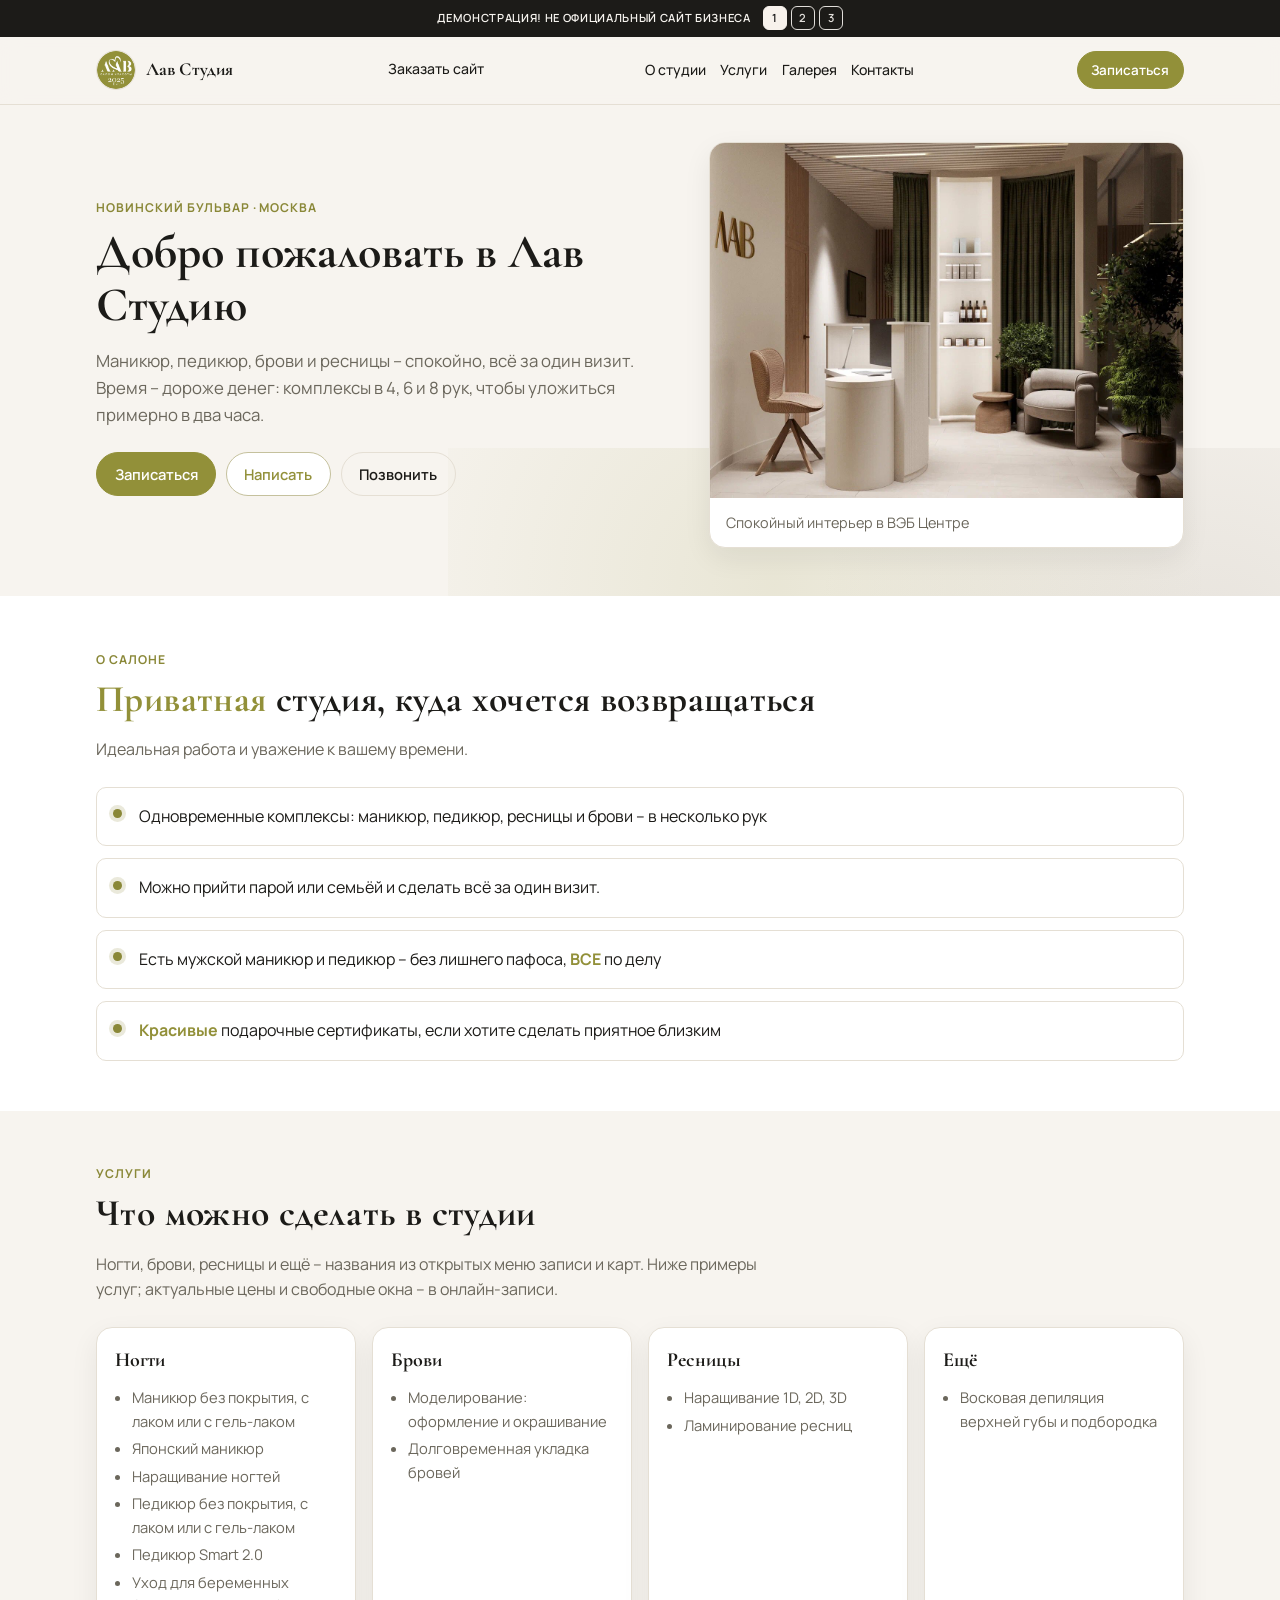
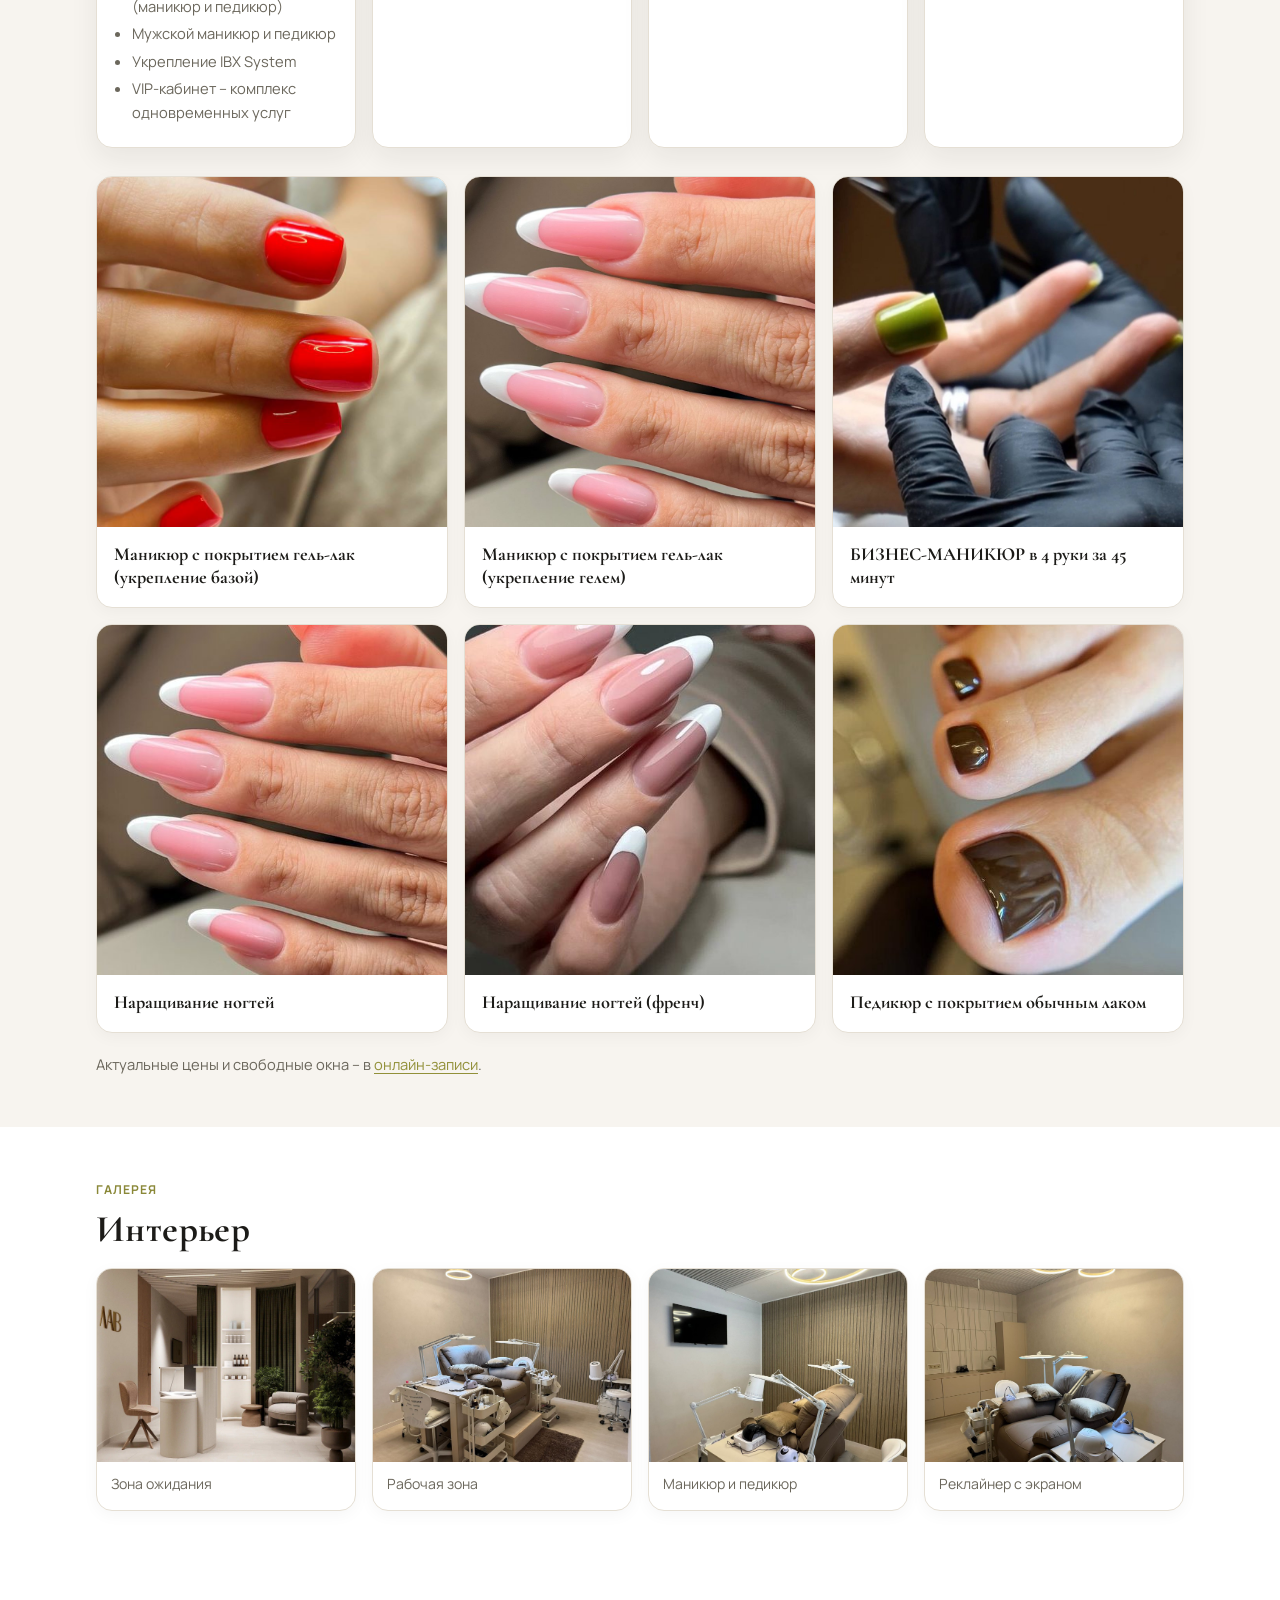
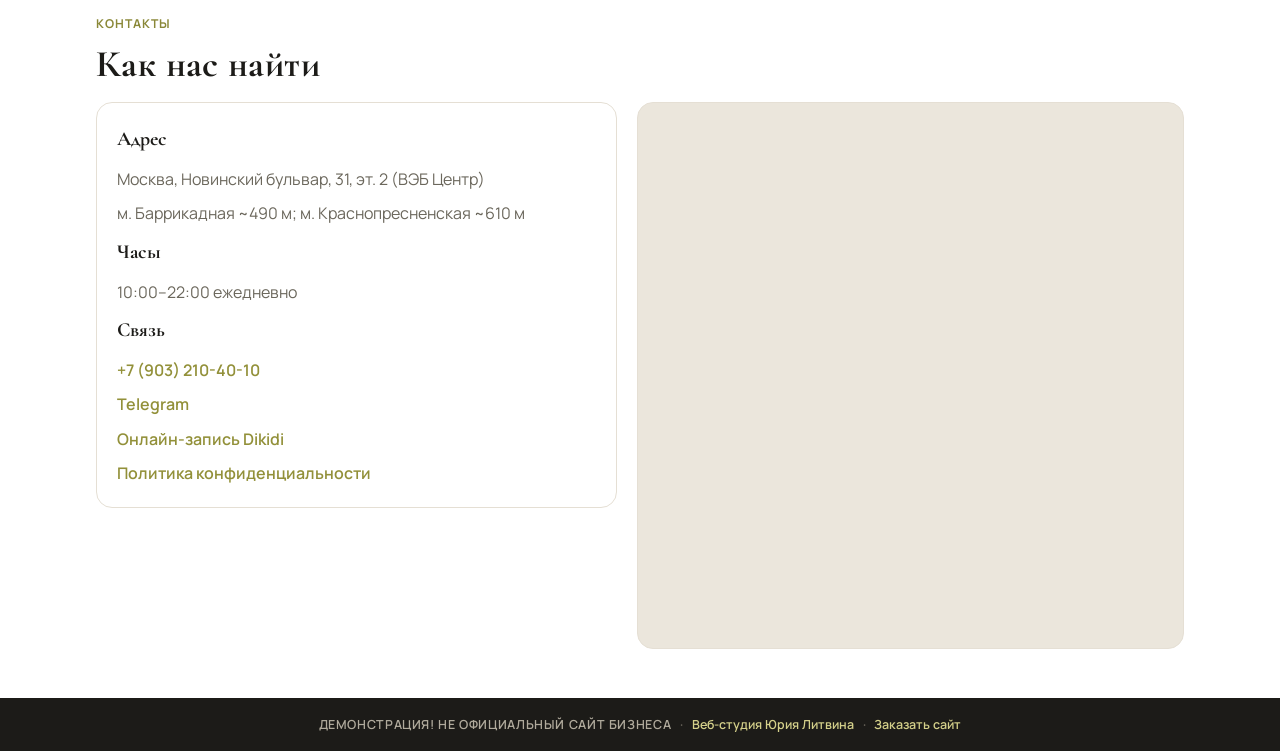
<file: index.html>
<!DOCTYPE html>
<html lang="ru">
<head>
  <meta charset="utf-8">
  <meta name="viewport" content="width=device-width, initial-scale=1.0">
  <meta name="robots" content="noindex, nofollow">
  <title>Лав Студия · салон красоты на Новинском</title>
  <meta name="description" content="Лав Студия на Новинском бульваре, 31: салон одновременной заботы · комплексы маникюра, педикюра, бровей и ресниц в 4, 6 или 8 рук. Запись ежедневно 10:00-22:00 у м. Баррикадная.">
  <meta name="theme-color" content="#929039">

  <link rel="icon" sizes="any" href="logos/favicon.ico">
  <link rel="icon" type="image/png" sizes="32x32" href="logos/favicon-32x32.png">
  <link rel="apple-touch-icon" sizes="180x180" href="logos/apple-touch-icon.png">

  <link rel="preload" href="fonts/manrope-400.ttf" as="font" type="font/ttf" crossorigin>
  <link rel="preload" href="fonts/cormorant-garamond-700.ttf" as="font" type="font/ttf" crossorigin>
  <link rel="stylesheet" href="css/fonts.css">
  <link rel="stylesheet" href="css/styles.css">
</head>
<body>
  <a class="skip-link" href="#main">К содержанию</a>

    <div class="demo-strip" role="note">
    <span class="demo-phrase">ДЕМОНСТРАЦИЯ! НЕ ОФИЦИАЛЬНЫЙ САЙТ БИЗНЕСА</span>
    <nav class="variant-switch" aria-label="Варианты дизайна">
      <a href="index.html" aria-current="page" aria-label="Вариант 1">1</a>
      <a href="v2/index.html" aria-label="Вариант 2">2</a>
      <a href="v3/index.html" aria-label="Вариант 3">3</a>
    </nav>
  </div>

  <header class="site-header">
    <div class="container header-inner">
      <a class="brand" href="#top" id="top">
        <img class="brand__logo" src="logos/logo.png" alt="Лав Студия" width="80" height="80">
        <span class="brand__text">
          <span class="brand__name">Лав Студия</span>
</span>
      </a>

      <a class="order-link" href="https://litviniuv.ru/webstudio/order/?c=m4qx" rel="noopener noreferrer">Заказать сайт</a>

      <nav class="nav-desktop" aria-label="Основная навигация">
        <a href="#about">О студии</a>
        <a href="#services">Услуги</a>
        <a href="#gallery">Галерея</a>
                <a href="#contacts">Контакты</a>
      </nav>

      <div class="header-actions">
        <a class="btn btn--primary btn--sm" href="https://dikidi.ru/1859659" rel="noopener noreferrer">Записаться</a>
        <button class="burger" type="button" aria-expanded="false" aria-controls="mobile-menu" aria-label="Открыть меню">
          <span></span><span></span><span></span>
        </button>
      </div>
    </div>
  </header>

  <nav id="mobile-menu" class="nav-drawer" aria-label="Мобильное меню" hidden>
    <div class="container">
      <a href="https://litviniuv.ru/webstudio/order/?c=m4qx" rel="noopener noreferrer">Заказать сайт</a>
      <a href="#about">О студии</a>
      <a href="#services">Услуги</a>
      <a href="#gallery">Галерея</a>
            <a href="#contacts">Контакты</a>
    </div>
  </nav>

  <main id="main">
    <section class="hero" aria-labelledby="hero-title">
      <div class="container hero__grid">
        <div>
          <p class="section__eyebrow">Новинский бульвар · Москва</p>
          <h1 id="hero-title" class="hero__title">Добро пожаловать в Лав Студию</h1>
          <p class="hero__lead">
            Маникюр, педикюр, брови и ресницы – спокойно, всё за один визит. Время – дороже денег: комплексы в 4, 6 и 8 рук, чтобы уложиться примерно в два часа.
          </p>
          <div class="hero__cta">
            <a class="btn btn--primary" href="https://dikidi.ru/1859659" rel="noopener noreferrer">Записаться</a>
            <a class="btn btn--soft" href="https://t.me/lav_beautysalon" rel="noopener noreferrer">Написать</a>
            <a class="btn btn--ghost" href="tel:+79032104010">Позвонить</a>
          </div>
        </div>
        <figure class="hero__card">
          <img src="images/interior-01.jpg" alt="Зона ожидания салона Лав Студия" width="1400" height="1050" fetchpriority="high">
          <figcaption class="hero__card-caption">Спокойный интерьер в ВЭБ Центре</figcaption>
        </figure>
      </div>
    </section>

    <section id="about" class="section section--alt" aria-labelledby="about-title">
      <div class="container">
        <p class="section__eyebrow">О салоне</p>
        <h2 id="about-title" class="section__title"><span class="text-accent">Приватная</span> студия, куда хочется возвращаться</h2>
        <p class="section__lead">Идеальная работа и уважение к вашему времени.</p>
        <ul class="about-list">
          <li>Одновременные комплексы: маникюр, педикюр, ресницы и брови – в несколько рук</li>
          <li>Можно прийти парой или семьёй и сделать всё за один визит.</li>
          <li>Есть мужской маникюр и педикюр – без лишнего пафоса, <span class="text-accent">ВСЕ</span> по делу</li>
          <li><span class="text-accent">Красивые</span> подарочные сертификаты, если хотите сделать приятное близким</li>
        </ul>
      </div>
    </section>

    <section id="services" class="section" aria-labelledby="services-title">
      <div class="container">
        <p class="section__eyebrow">Услуги</p>
        <h2 id="services-title" class="section__title">Что можно сделать в студии</h2>
        <p class="section__lead">Ногти, брови, ресницы и ещё – названия из открытых меню записи и карт. Ниже примеры услуг; актуальные цены и свободные окна – в онлайн-записи.</p>

        <div class="service-cats">
          <article class="service-cat">
            <h3>Ногти</h3>
            <ul>
              <li>Маникюр без покрытия, с лаком или с гель-лаком</li>
              <li>Японский маникюр</li>
              <li>Наращивание ногтей</li>
              <li>Педикюр без покрытия, с лаком или с гель-лаком</li>
              <li>Педикюр Smart 2.0</li>
              <li>Уход для беременных (маникюр и педикюр)</li>
              <li>Мужской маникюр и педикюр</li>
              <li>Укрепление IBX System</li>
              <li>VIP-кабинет – комплекс одновременных услуг</li>
            </ul>
          </article>
          <article class="service-cat">
            <h3>Брови</h3>
            <ul>
              <li>Моделирование: оформление и окрашивание</li>
              <li>Долговременная укладка бровей</li>
            </ul>
          </article>
          <article class="service-cat">
            <h3>Ресницы</h3>
            <ul>
              <li>Наращивание 1D, 2D, 3D</li>
              <li>Ламинирование ресниц</li>
            </ul>
          </article>
          <article class="service-cat">
            <h3>Ещё</h3>
            <ul>
              <li>Восковая депиляция верхней губы и подбородка</li>
            </ul>
          </article>
        </div>

        <div class="service-grid">
          <article class="service-card">
            <img src="images/work-01.jpg" alt="Маникюр с покрытием гель-лак, укрепление базой" width="720" height="722" loading="lazy">
            <div class="service-card__body">
              <h3 class="service-card__name">Маникюр с покрытием гель-лак (укрепление базой)</h3>
            </div>
          </article>
          <article class="service-card">
            <img src="images/work-02.jpg" alt="Маникюр с покрытием гель-лак, укрепление гелем" width="900" height="900" loading="lazy">
            <div class="service-card__body">
              <h3 class="service-card__name">Маникюр с покрытием гель-лак (укрепление гелем)</h3>
            </div>
          </article>
          <article class="service-card">
            <img src="images/work-03.jpg" alt="Бизнес-маникюр в 4 руки за 45 минут" width="900" height="900" loading="lazy">
            <div class="service-card__body">
              <h3 class="service-card__name">БИЗНЕС-МАНИКЮР в 4 руки за 45 минут</h3>
            </div>
          </article>
          <article class="service-card">
            <img src="images/work-04.jpg" alt="Наращивание ногтей миндаль" width="506" height="900" loading="lazy">
            <div class="service-card__body">
              <h3 class="service-card__name">Наращивание ногтей</h3>
            </div>
          </article>
          <article class="service-card">
            <img src="images/work-05.jpg" alt="Наращивание ногтей френч" width="506" height="900" loading="lazy">
            <div class="service-card__body">
              <h3 class="service-card__name">Наращивание ногтей (френч)</h3>
            </div>
          </article>
          <article class="service-card">
            <img src="images/work-06.jpg" alt="Педикюр с покрытием обычным лаком" width="506" height="900" loading="lazy">
            <div class="service-card__body">
              <h3 class="service-card__name">Педикюр с покрытием обычным лаком</h3>
            </div>
          </article>
        </div>
      
        <p class="services-note">Актуальные цены и свободные окна – в <a href="https://dikidi.ru/1859659" rel="noopener noreferrer">онлайн-записи</a>.</p>
      </div>
    </section>

    <section id="gallery" class="section section--alt" aria-labelledby="gallery-title">
      <div class="container">
        <p class="section__eyebrow">Галерея</p>
        <h2 id="gallery-title" class="section__title">Интерьер</h2>
        <div class="gallery-grid">
          <figure class="gallery-item">
            <img src="images/interior-01.jpg" alt="Зона ожидания салона" width="1400" height="1050" loading="lazy">
            <figcaption>Зона ожидания</figcaption>
          </figure>
          <figure class="gallery-item">
            <img src="images/interior-02.jpg" alt="Рабочая зона с реклайнерами" width="1400" height="1050" loading="lazy">
            <figcaption>Рабочая зона</figcaption>
          </figure>
          <figure class="gallery-item">
            <img src="images/interior-03.jpg" alt="Кабинет маникюра и педикюра" width="1400" height="1050" loading="lazy">
            <figcaption>Маникюр и педикюр</figcaption>
          </figure>
          <figure class="gallery-item">
            <img src="images/interior-04.jpg" alt="Кресло-реклайнер с экраном" width="1400" height="1050" loading="lazy">
            <figcaption>Реклайнер с экраном</figcaption>
          </figure>
        </div>
      </div>
    </section>

    <section id="contacts" class="section section--alt" aria-labelledby="contacts-title">
      <div class="container">
        <p class="section__eyebrow">Контакты</p>
        <h2 id="contacts-title" class="section__title">Как нас найти</h2>
        <div class="contacts-grid">
          <div class="contact-card">
            <h3>Адрес</h3>
            <address>Москва, Новинский бульвар, 31, эт. 2 (ВЭБ Центр)</address>
            <p>м. Баррикадная ~490 м; м. Краснопресненская ~610 м</p>
            <h3 class="contact-card__sub">Часы</h3>
            <p>10:00–22:00 ежедневно</p>
            <h3 class="contact-card__sub">Связь</h3>
            <ul class="contact-list">
              <li><a href="tel:+79032104010">+7 (903) 210-40-10</a></li>
              <li><a href="https://t.me/lav_beautysalon" rel="noopener noreferrer">Telegram</a></li>
              <li><a href="https://dikidi.ru/1859659" rel="noopener noreferrer">Онлайн-запись Dikidi</a></li>
              <li><a href="privacy/">Политика конфиденциальности</a></li>
            </ul>
          </div>
          <div class="map-wrap" aria-label="Карта проезда">
            <iframe
              title="Лав Студия на Яндекс Картах"
              src="https://yandex.ru/map-widget/v1/?oid=202141686630&amp;ol=biz&amp;lang=ru_RU"
              width="560"
              height="400"
              loading="lazy"
              allowfullscreen></iframe>
          </div>
        </div>
      </div>
    </section>
  </main>

  <footer class="site-footer">
    <div class="container">
      <p class="footer-bar">
        <span class="footer-demo">ДЕМОНСТРАЦИЯ! НЕ ОФИЦИАЛЬНЫЙ САЙТ БИЗНЕСА</span>
        <span class="footer-sep" aria-hidden="true">·</span>
        <a class="footer-studio" href="https://litviniuv.ru/" rel="noopener noreferrer">Веб-студия Юрия Литвина</a>
        <span class="footer-sep" aria-hidden="true">·</span>
        <a class="footer-order" href="https://litviniuv.ru/webstudio/order/?c=m4qx" rel="noopener noreferrer">Заказать сайт</a>
      </p>
    </div>
  </footer>

  <script src="js/main.js" defer></script>
</body>
</html>
</file>
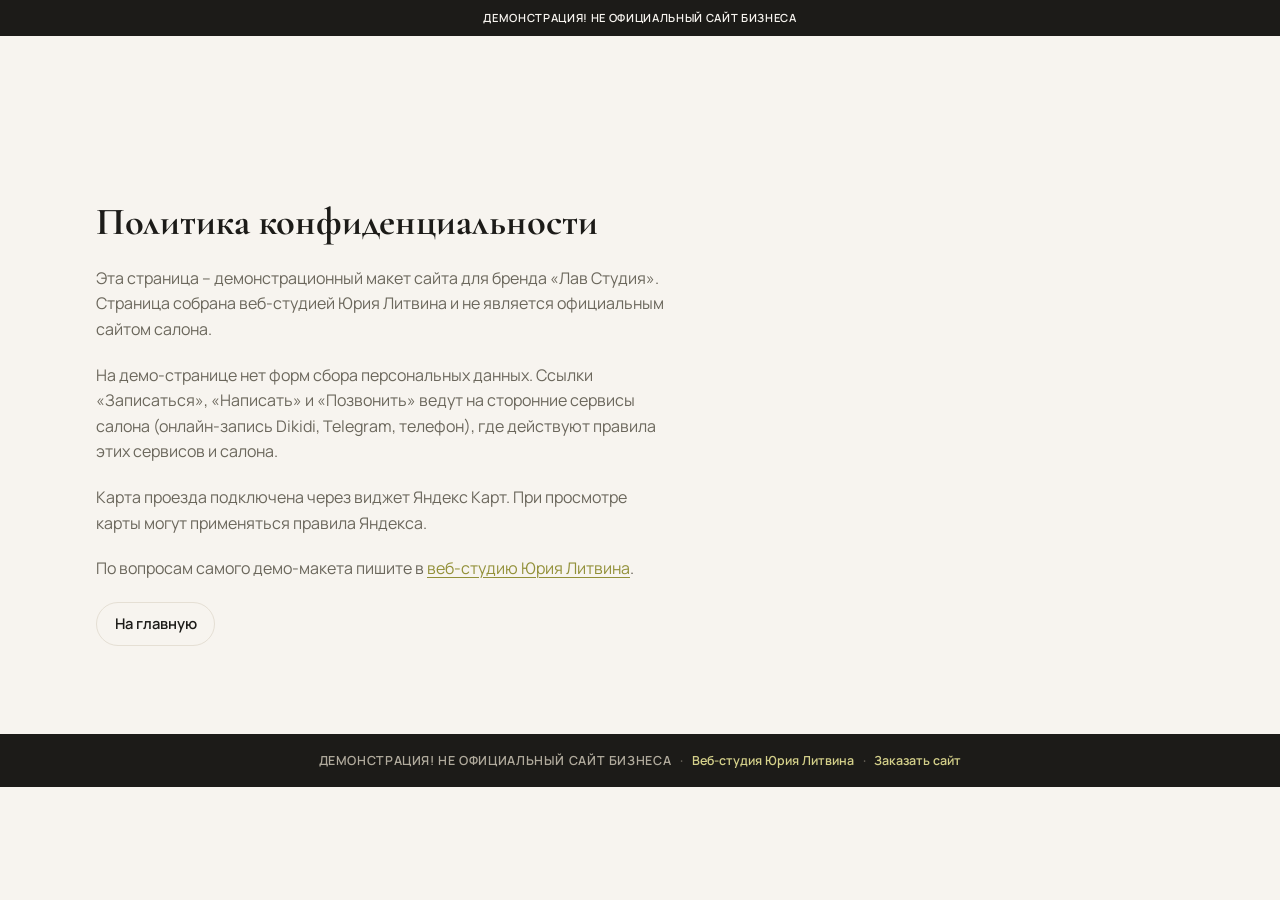
<file: privacy/index.html>
<!DOCTYPE html>
<html lang="ru">
<head>
  <meta charset="utf-8">
  <meta name="viewport" content="width=device-width, initial-scale=1.0">
  <meta name="robots" content="noindex, nofollow">
  <title>Политика конфиденциальности · Лав Студия</title>
  <meta name="description" content="Краткая политика конфиденциальности демо-страницы Лав Студии.">
  <meta name="theme-color" content="#929039">
  <link rel="icon" sizes="any" href="../logos/favicon.ico">
  <link rel="icon" type="image/png" sizes="32x32" href="../logos/favicon-32x32.png">
  <link rel="apple-touch-icon" sizes="180x180" href="../logos/apple-touch-icon.png">
  <link rel="stylesheet" href="../css/fonts.css">
  <link rel="stylesheet" href="../css/styles.css">
</head>
<body>
  <div class="demo-strip" role="note">ДЕМОНСТРАЦИЯ! НЕ ОФИЦИАЛЬНЫЙ САЙТ БИЗНЕСА</div>
  <main class="page-simple">
    <div class="container">
      <h1>Политика конфиденциальности</h1>
      <p>Эта страница – демонстрационный макет сайта для бренда «Лав Студия». Страница собрана веб-студией Юрия Литвина и не является официальным сайтом салона.</p>
      <p>На демо-странице нет форм сбора персональных данных. Ссылки «Записаться», «Написать» и «Позвонить» ведут на сторонние сервисы салона (онлайн-запись Dikidi, Telegram, телефон), где действуют правила этих сервисов и салона.</p>
      <p>Карта проезда подключена через виджет Яндекс Карт. При просмотре карты могут применяться правила Яндекса.</p>
      <p>По вопросам самого демо-макета пишите в <a href="https://litviniuv.ru" rel="noopener noreferrer">веб-студию Юрия Литвина</a>.</p>
      <a class="btn btn--ghost" href="../">На главную</a>
    </div>
  </main>
  <footer class="site-footer">
    <div class="container">
      <p class="footer-bar">
        <span class="footer-demo">ДЕМОНСТРАЦИЯ! НЕ ОФИЦИАЛЬНЫЙ САЙТ БИЗНЕСА</span>
        <span class="footer-sep" aria-hidden="true">·</span>
        <a class="footer-studio" href="https://litviniuv.ru/" rel="noopener noreferrer">Веб-студия Юрия Литвина</a>
        <span class="footer-sep" aria-hidden="true">·</span>
        <a class="footer-order" href="https://litviniuv.ru/webstudio/order/?c=m4qx" rel="noopener noreferrer">Заказать сайт</a>
      </p>
    </div>
  </footer>
</body>
</html>
</file>
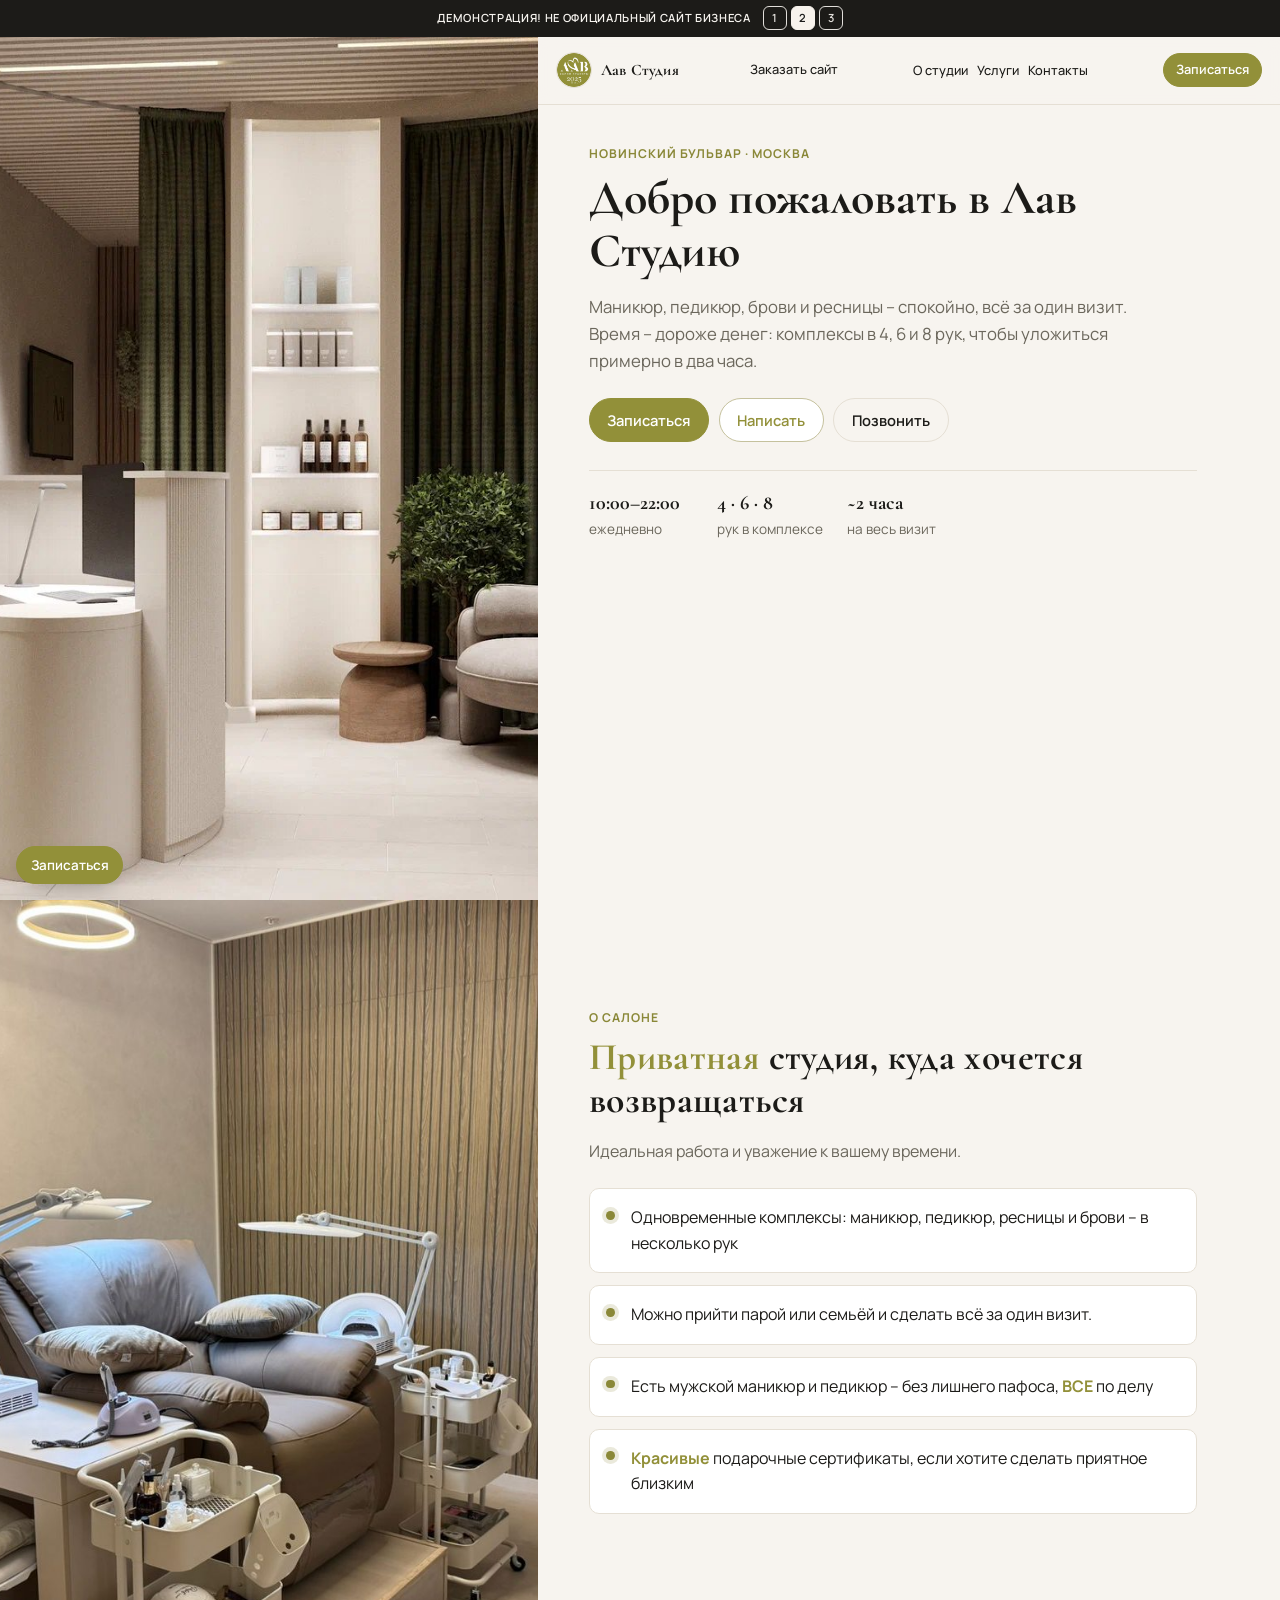
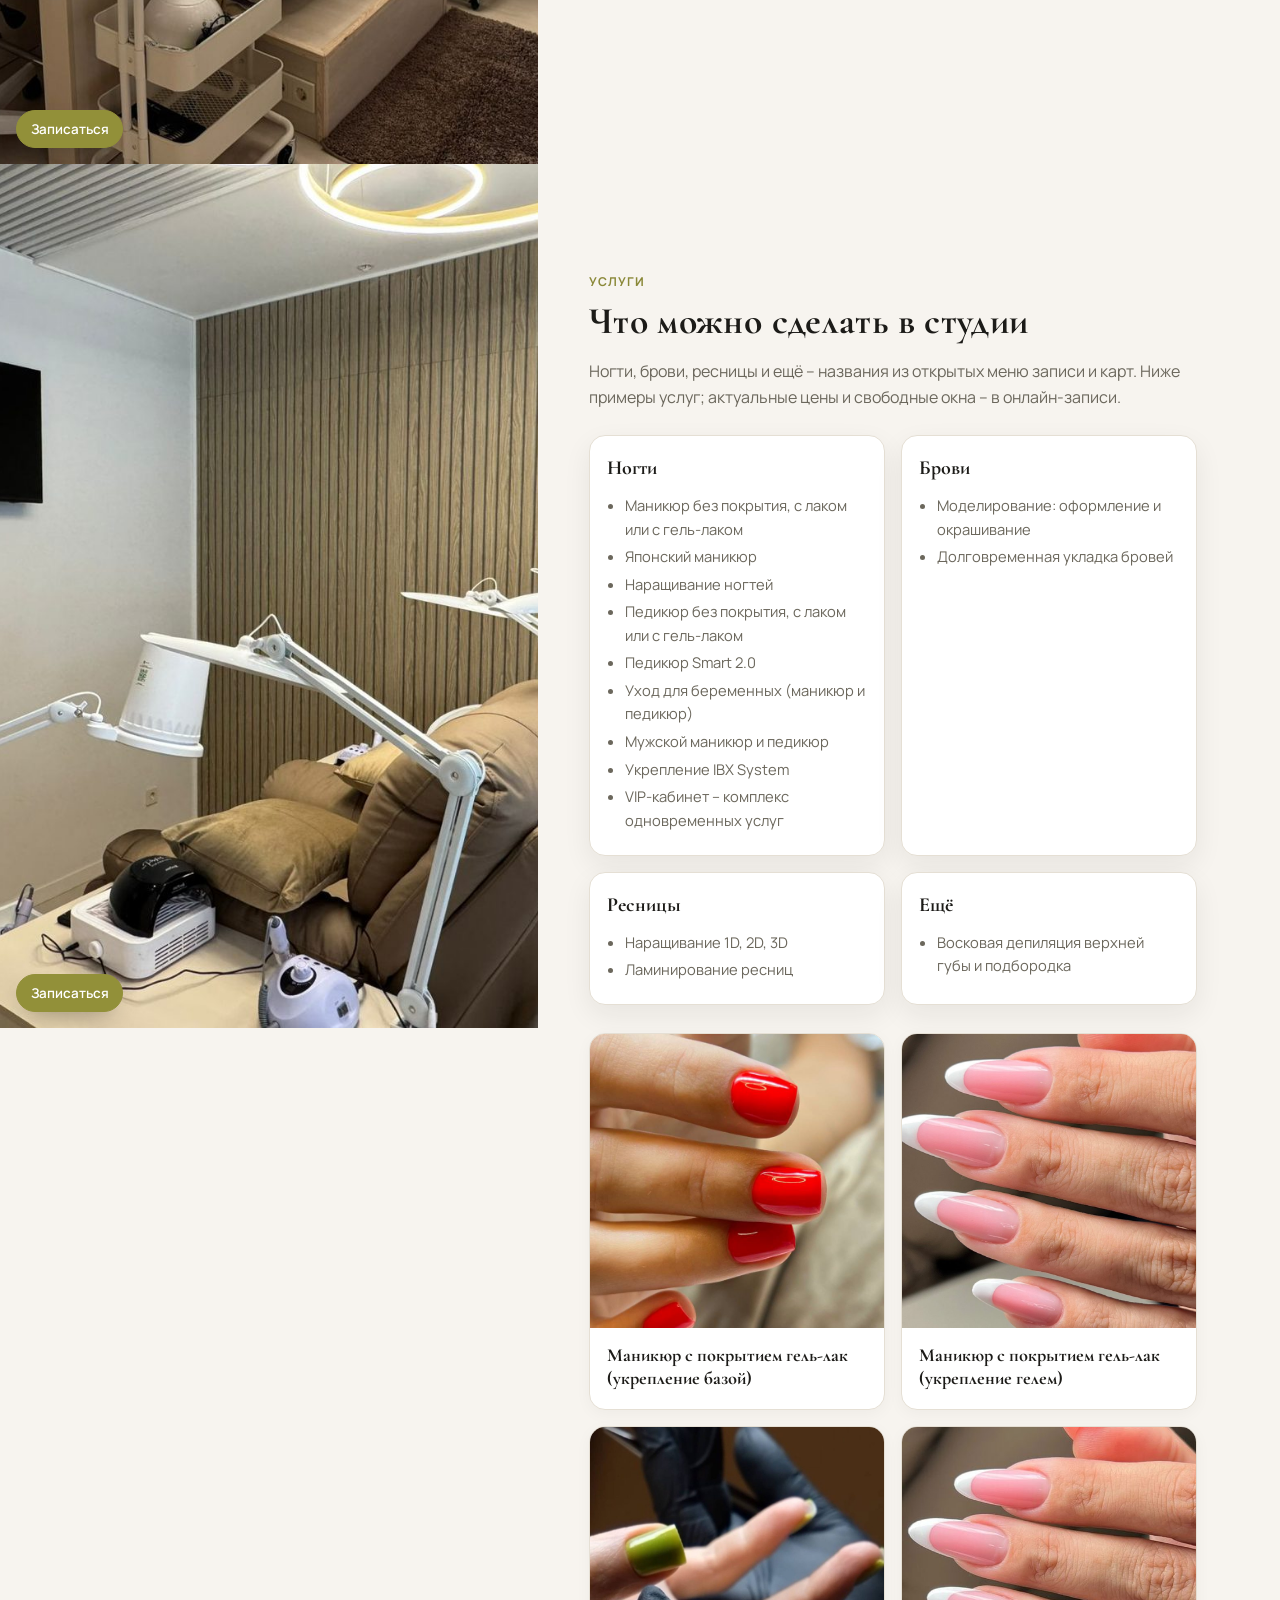
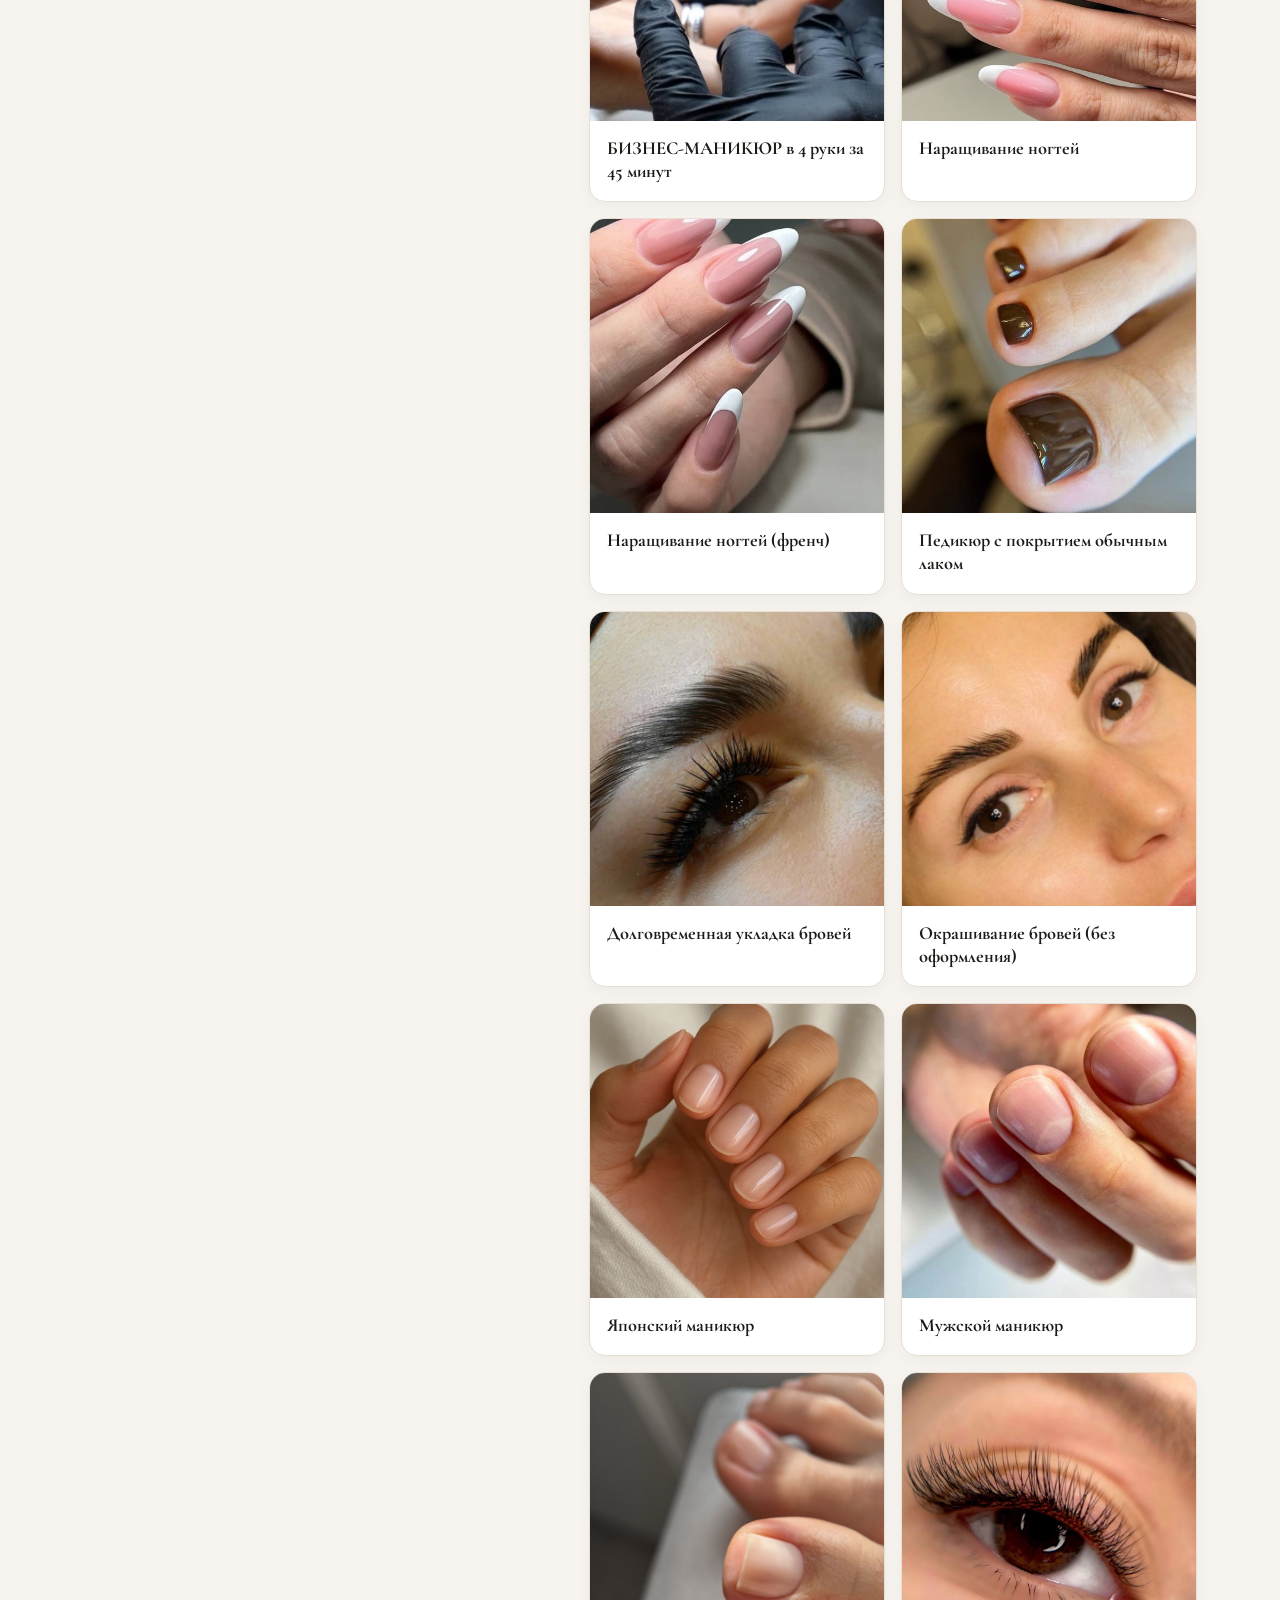
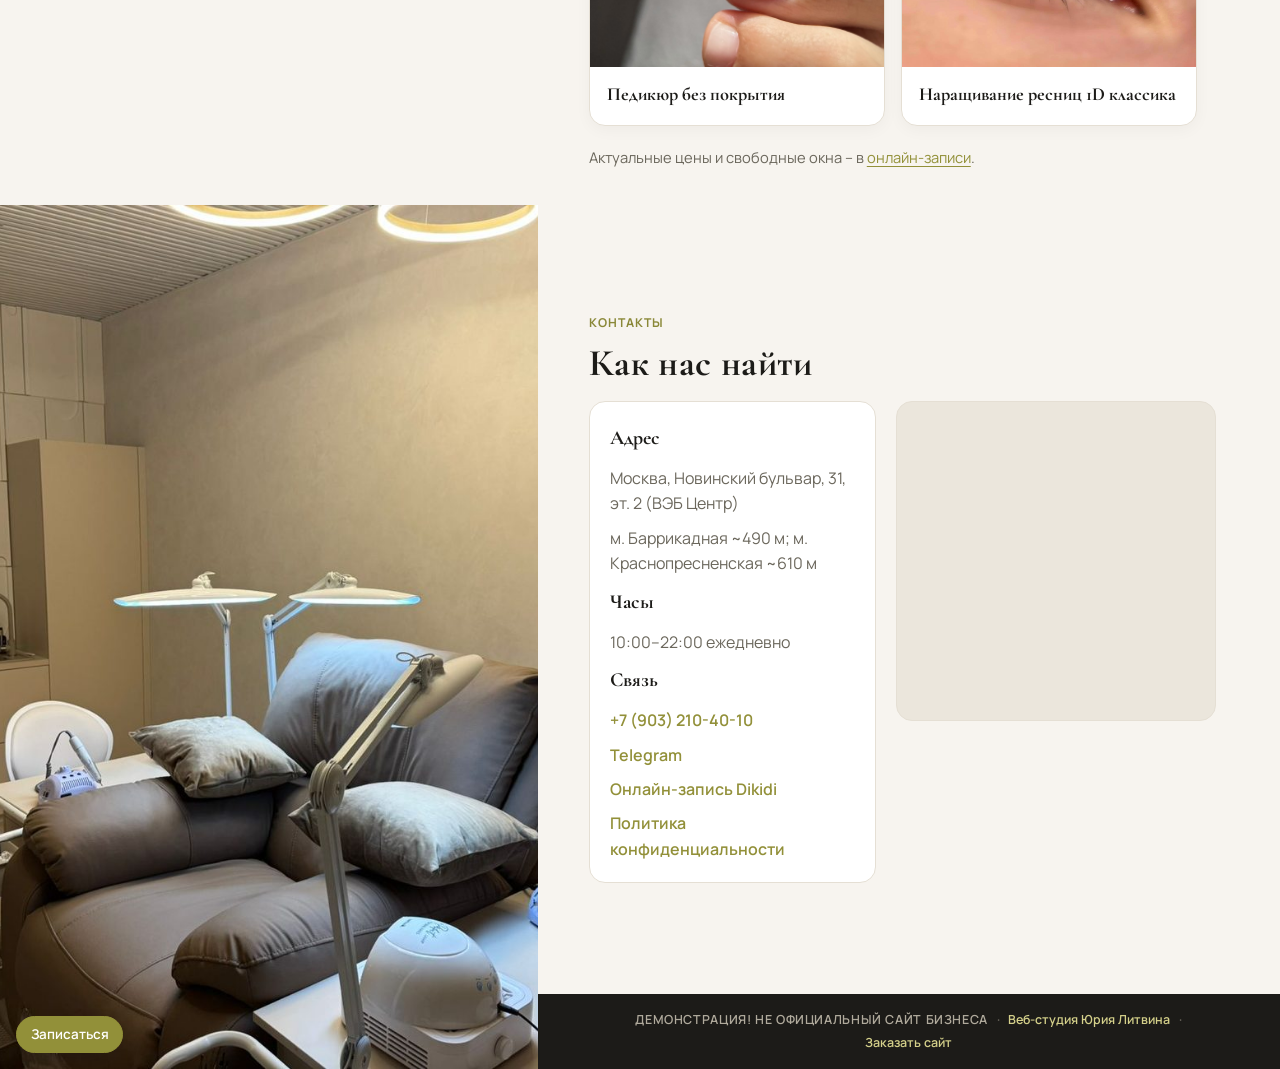
<file: v2/index.html>
<!DOCTYPE html>
<html lang="ru">
<head>
  <meta charset="utf-8">
  <meta name="viewport" content="width=device-width, initial-scale=1.0">
  <meta name="robots" content="noindex, nofollow">
  <title>Лав Студия · салон красоты на Новинском</title>
  <meta name="description" content="Лав Студия на Новинском бульваре, 31: салон одновременной заботы · комплексы маникюра, педикюра, бровей и ресниц в 4, 6 или 8 рук. Запись ежедневно 10:00-22:00 у м. Баррикадная.">
  <meta name="theme-color" content="#929039">

  <link rel="icon" sizes="any" href="logos/favicon.ico">
  <link rel="icon" type="image/png" sizes="32x32" href="logos/favicon-32x32.png">
  <link rel="apple-touch-icon" sizes="180x180" href="logos/apple-touch-icon.png">

  <link rel="preload" href="fonts/manrope-400.ttf" as="font" type="font/ttf" crossorigin>
  <link rel="preload" href="fonts/cormorant-garamond-700.ttf" as="font" type="font/ttf" crossorigin>
  <link rel="stylesheet" href="css/fonts.css">
  <link rel="stylesheet" href="css/styles.css">
</head>
<body class="t-spread" id="top">
  <a class="skip-link" href="#main">К содержанию</a>

      <div class="demo-strip" role="note">
    <span class="demo-phrase">ДЕМОНСТРАЦИЯ! НЕ ОФИЦИАЛЬНЫЙ САЙТ БИЗНЕСА</span>
    <nav class="variant-switch" aria-label="Варианты дизайна">
      <a href="../index.html" aria-label="Вариант 1">1</a>
      <a href="index.html" aria-current="page" aria-label="Вариант 2">2</a>
      <a href="../v3/index.html" aria-label="Вариант 3">3</a>
    </nav>
  </div>

  <header class="site-header">
    <div class="container header-inner">
      <a class="brand" href="#top">
        <img class="brand__logo" src="logos/logo.png" alt="Лав Студия" width="80" height="80">
        <span class="brand__text">
          <span class="brand__name">Лав Студия</span>
        </span>
      </a>

      <a class="order-link" href="https://litviniuv.ru/webstudio/order/?c=m4qx" rel="noopener noreferrer">Заказать сайт</a>

      <nav class="nav-desktop" aria-label="Основная навигация">
        <a href="#about">О студии</a>
        <a href="#services">Услуги</a>
        <a href="#contacts">Контакты</a>
      </nav>

      <div class="header-actions">
        <a class="btn btn--primary btn--sm" href="https://dikidi.ru/1859659" rel="noopener noreferrer">Записаться</a>
        <button class="burger" type="button" aria-expanded="false" aria-controls="mobile-menu" aria-label="Открыть меню">
          <span></span><span></span><span></span>
        </button>
      </div>
    </div>
  </header>

  <nav id="mobile-menu" class="nav-drawer" aria-label="Мобильное меню" hidden>
    <div class="container">
      <a href="https://litviniuv.ru/webstudio/order/?c=m4qx" rel="noopener noreferrer">Заказать сайт</a>
      <a href="#about">О студии</a>
      <a href="#services">Услуги</a>
      <a href="#contacts">Контакты</a>
    </div>
  </nav>

  <main id="main">
    <section class="spread-section hero" aria-labelledby="hero-title">
      <div class="sv">
        <img src="images/interior-01.jpg" alt="Зона ожидания салона Лав Студия" width="1400" height="1050" fetchpriority="high">
        <a class="btn btn--primary btn--sm sv-cta" href="https://dikidi.ru/1859659" rel="noopener noreferrer">Записаться</a>
      </div>
      <div class="spread-content">
        <div class="container hero__grid">
          <div class="hero__copy">
            <p class="section__eyebrow">Новинский бульвар · Москва</p>
            <h1 id="hero-title" class="hero__title">Добро пожаловать в Лав Студию</h1>
            <p class="hero__lead">
              Маникюр, педикюр, брови и ресницы – спокойно, всё за один визит. Время – дороже денег: комплексы в 4, 6 и 8 рук, чтобы уложиться примерно в два часа.
            </p>
            <div class="hero__cta">
              <a class="btn btn--primary" href="https://dikidi.ru/1859659" rel="noopener noreferrer">Записаться</a>
              <a class="btn btn--soft" href="https://t.me/lav_beautysalon" rel="noopener noreferrer">Написать</a>
              <a class="btn btn--ghost" href="tel:+79032104010">Позвонить</a>
            </div>
            <div class="hero-facts">
              <div class="hero-fact"><b>10:00–22:00</b><span>ежедневно</span></div>
              <div class="hero-fact"><b>4 · 6 · 8</b><span>рук в комплексе</span></div>
              <div class="hero-fact"><b>~2 часа</b><span>на весь визит</span></div>
            </div>
          </div>
          <figure class="hero__card hero__card--mobile">
            <img src="images/interior-01.jpg" alt="Зона ожидания салона Лав Студия" width="1400" height="1050" fetchpriority="high">
            <figcaption class="hero__card-caption">Спокойный интерьер в ВЭБ Центре</figcaption>
          </figure>
        </div>
      </div>
    </section>

    <section id="about" class="spread-section" aria-labelledby="about-title">
      <div class="sv">
        <img src="images/interior-02.jpg" alt="Рабочая зона с реклайнерами" width="1400" height="1050" loading="lazy">
        <a class="btn btn--primary btn--sm sv-cta" href="https://dikidi.ru/1859659" rel="noopener noreferrer">Записаться</a>
      </div>
      <div class="spread-content">
        <div class="container">
          <p class="section__eyebrow">О салоне</p>
          <h2 id="about-title" class="section__title"><span class="text-accent">Приватная</span> студия, куда хочется возвращаться</h2>
          <p class="section__lead">Идеальная работа и уважение к вашему времени.</p>
          <ul class="about-list">
            <li>Одновременные комплексы: маникюр, педикюр, ресницы и брови – в несколько рук</li>
            <li>Можно прийти парой или семьёй и сделать всё за один визит.</li>
            <li>Есть мужской маникюр и педикюр – без лишнего пафоса, <span class="text-accent">ВСЕ</span> по делу</li>
            <li><span class="text-accent">Красивые</span> подарочные сертификаты, если хотите сделать приятное близким</li>
          </ul>
        </div>
      </div>
    </section>

    <section id="services" class="spread-section" aria-labelledby="services-title">
      <div class="sv">
        <img src="images/interior-03.jpg" alt="Кабинет маникюра и педикюра" width="1400" height="1050" loading="lazy">
        <a class="btn btn--primary btn--sm sv-cta" href="https://dikidi.ru/1859659" rel="noopener noreferrer">Записаться</a>
      </div>
      <div class="spread-content">
        <div class="container">
          <p class="section__eyebrow">Услуги</p>
          <h2 id="services-title" class="section__title">Что можно сделать в студии</h2>
          <p class="section__lead">Ногти, брови, ресницы и ещё – названия из открытых меню записи и карт. Ниже примеры услуг; актуальные цены и свободные окна – в онлайн-записи.</p>

          <div class="service-cats">
            <article class="service-cat">
              <h3>Ногти</h3>
              <ul>
                <li>Маникюр без покрытия, с лаком или с гель-лаком</li>
                <li>Японский маникюр</li>
                <li>Наращивание ногтей</li>
                <li>Педикюр без покрытия, с лаком или с гель-лаком</li>
                <li>Педикюр Smart 2.0</li>
                <li>Уход для беременных (маникюр и педикюр)</li>
                <li>Мужской маникюр и педикюр</li>
                <li>Укрепление IBX System</li>
                <li>VIP-кабинет – комплекс одновременных услуг</li>
              </ul>
            </article>
            <article class="service-cat">
              <h3>Брови</h3>
              <ul>
                <li>Моделирование: оформление и окрашивание</li>
                <li>Долговременная укладка бровей</li>
              </ul>
            </article>
            <article class="service-cat">
              <h3>Ресницы</h3>
              <ul>
                <li>Наращивание 1D, 2D, 3D</li>
                <li>Ламинирование ресниц</li>
              </ul>
            </article>
            <article class="service-cat">
              <h3>Ещё</h3>
              <ul>
                <li>Восковая депиляция верхней губы и подбородка</li>
              </ul>
            </article>
          </div>

          <div class="service-grid">
            <article class="service-card">
              <img src="images/work-01.jpg" alt="Маникюр с покрытием гель-лак, укрепление базой" width="720" height="722" loading="lazy">
              <div class="service-card__body">
                <h3 class="service-card__name">Маникюр с покрытием гель-лак (укрепление базой)</h3>
              </div>
            </article>
            <article class="service-card">
              <img src="images/work-02.jpg" alt="Маникюр с покрытием гель-лак, укрепление гелем" width="900" height="900" loading="lazy">
              <div class="service-card__body">
                <h3 class="service-card__name">Маникюр с покрытием гель-лак (укрепление гелем)</h3>
              </div>
            </article>
            <article class="service-card">
              <img src="images/work-03.jpg" alt="Бизнес-маникюр в 4 руки за 45 минут" width="900" height="900" loading="lazy">
              <div class="service-card__body">
                <h3 class="service-card__name">БИЗНЕС-МАНИКЮР в 4 руки за 45 минут</h3>
              </div>
            </article>
            <article class="service-card">
              <img src="images/work-04.jpg" alt="Наращивание ногтей миндаль" width="506" height="900" loading="lazy">
              <div class="service-card__body">
                <h3 class="service-card__name">Наращивание ногтей</h3>
              </div>
            </article>
            <article class="service-card">
              <img src="images/work-05.jpg" alt="Наращивание ногтей френч" width="506" height="900" loading="lazy">
              <div class="service-card__body">
                <h3 class="service-card__name">Наращивание ногтей (френч)</h3>
              </div>
            </article>
            <article class="service-card">
              <img src="images/work-06.jpg" alt="Педикюр с покрытием обычным лаком" width="506" height="900" loading="lazy">
              <div class="service-card__body">
                <h3 class="service-card__name">Педикюр с покрытием обычным лаком</h3>
              </div>
            </article>
            <article class="service-card">
              <img src="images/work-07.jpg" alt="Долговременная укладка бровей" width="900" height="900" loading="lazy">
              <div class="service-card__body">
                <h3 class="service-card__name">Долговременная укладка бровей</h3>
              </div>
            </article>
            <article class="service-card">
              <img src="images/work-08.jpg" alt="Окрашивание бровей" width="900" height="900" loading="lazy">
              <div class="service-card__body">
                <h3 class="service-card__name">Окрашивание бровей (без оформления)</h3>
              </div>
            </article>
            <article class="service-card">
              <img src="images/work-09.jpg" alt="Японский маникюр" width="900" height="900" loading="lazy">
              <div class="service-card__body">
                <h3 class="service-card__name">Японский маникюр</h3>
              </div>
            </article>
            <article class="service-card">
              <img src="images/work-10.jpg" alt="Мужской маникюр" width="900" height="900" loading="lazy">
              <div class="service-card__body">
                <h3 class="service-card__name">Мужской маникюр</h3>
              </div>
            </article>
            <article class="service-card">
              <img src="images/work-11.jpg" alt="Педикюр без покрытия" width="900" height="900" loading="lazy">
              <div class="service-card__body">
                <h3 class="service-card__name">Педикюр без покрытия</h3>
              </div>
            </article>
            <article class="service-card">
              <img src="images/work-12.jpg" alt="Наращивание ресниц 1D классика" width="900" height="900" loading="lazy">
              <div class="service-card__body">
                <h3 class="service-card__name">Наращивание ресниц 1D классика</h3>
              </div>
            </article>
          </div>

          <p class="services-note">Актуальные цены и свободные окна – в <a href="https://dikidi.ru/1859659" rel="noopener noreferrer">онлайн-записи</a>.</p>
        </div>
      </div>
    </section>


    <div class="closing">
      <div class="sv">
        <img src="images/interior-04.jpg" alt="Кресло-реклайнер с экраном" width="1400" height="1050" loading="lazy">
        <a class="btn btn--primary btn--sm sv-cta" href="https://dikidi.ru/1859659" rel="noopener noreferrer">Записаться</a>
      </div>
      <div class="spread-content">
        <div class="container">
          <section id="contacts" aria-labelledby="contacts-title">
            <p class="section__eyebrow">Контакты</p>
            <h2 id="contacts-title" class="section__title">Как нас найти</h2>
            <div class="contacts-grid">
              <div class="contact-card">
                <h3>Адрес</h3>
                <address>Москва, Новинский бульвар, 31, эт. 2 (ВЭБ Центр)</address>
                <p>м. Баррикадная ~490 м; м. Краснопресненская ~610 м</p>
                <h3 class="contact-card__sub">Часы</h3>
                <p>10:00–22:00 ежедневно</p>
                <h3 class="contact-card__sub">Связь</h3>
                <ul class="contact-list">
                  <li><a href="tel:+79032104010">+7 (903) 210-40-10</a></li>
                  <li><a href="https://t.me/lav_beautysalon" rel="noopener noreferrer">Telegram</a></li>
                  <li><a href="https://dikidi.ru/1859659" rel="noopener noreferrer">Онлайн-запись Dikidi</a></li>
                  <li><a href="privacy/">Политика конфиденциальности</a></li>
                </ul>
              </div>
              <div class="map-wrap" aria-label="Карта проезда">
                <iframe
                  title="Лав Студия на Яндекс Картах"
                  src="https://yandex.ru/map-widget/v1/?oid=202141686630&amp;ol=biz&amp;lang=ru_RU"
                  width="560"
                  height="400"
                  loading="lazy"
                  allowfullscreen></iframe>
              </div>
            </div>
          </section>
        </div>
      </div>

      <footer class="site-footer">
        <div class="container">
          <p class="footer-bar">
            <span class="footer-demo">ДЕМОНСТРАЦИЯ! НЕ ОФИЦИАЛЬНЫЙ САЙТ БИЗНЕСА</span>
            <span class="footer-sep" aria-hidden="true">·</span>
            <a class="footer-studio" href="https://litviniuv.ru/" rel="noopener noreferrer">Веб-студия Юрия Литвина</a>
            <span class="footer-sep" aria-hidden="true">·</span>
            <a class="footer-order" href="https://litviniuv.ru/webstudio/order/?c=m4qx" rel="noopener noreferrer">Заказать сайт</a>
          </p>
        </div>
      </footer>
    </div>
  </main>

  <script src="js/main.js" defer></script>
</body>
</html>
</file>
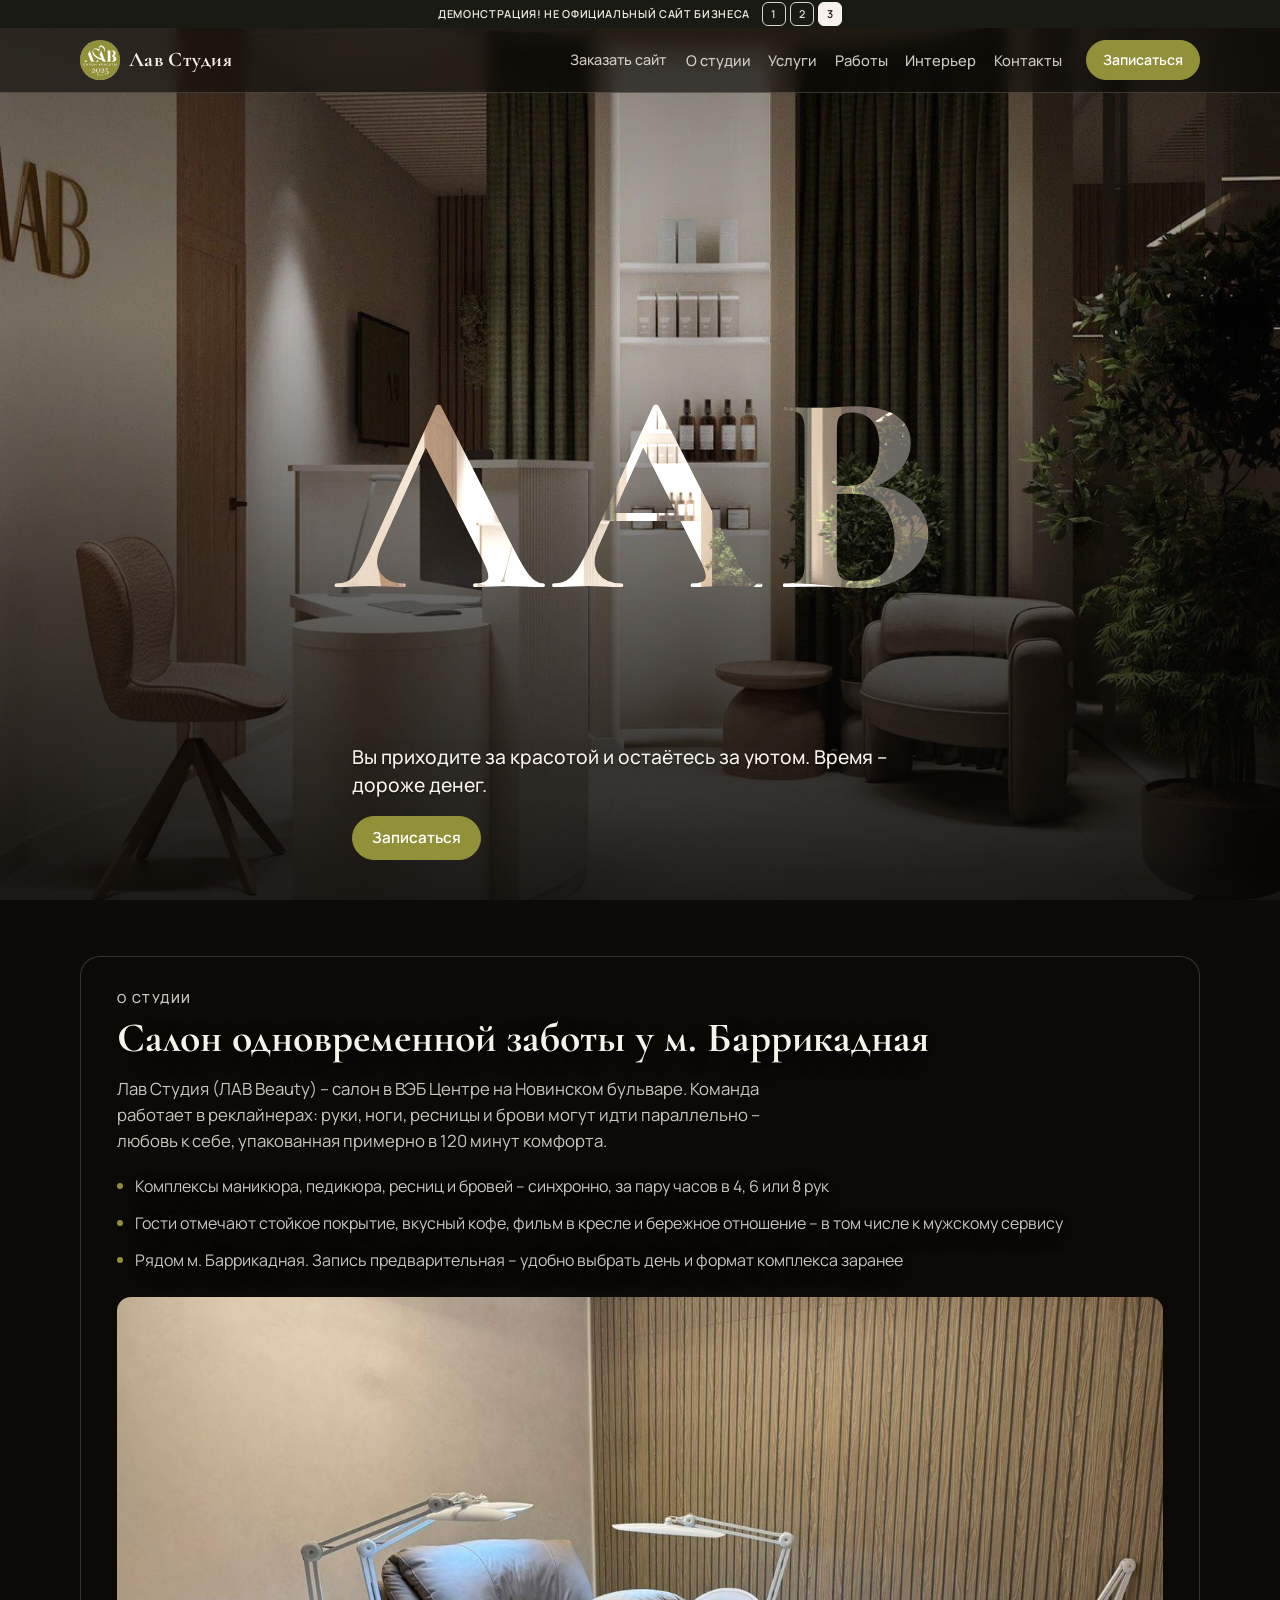
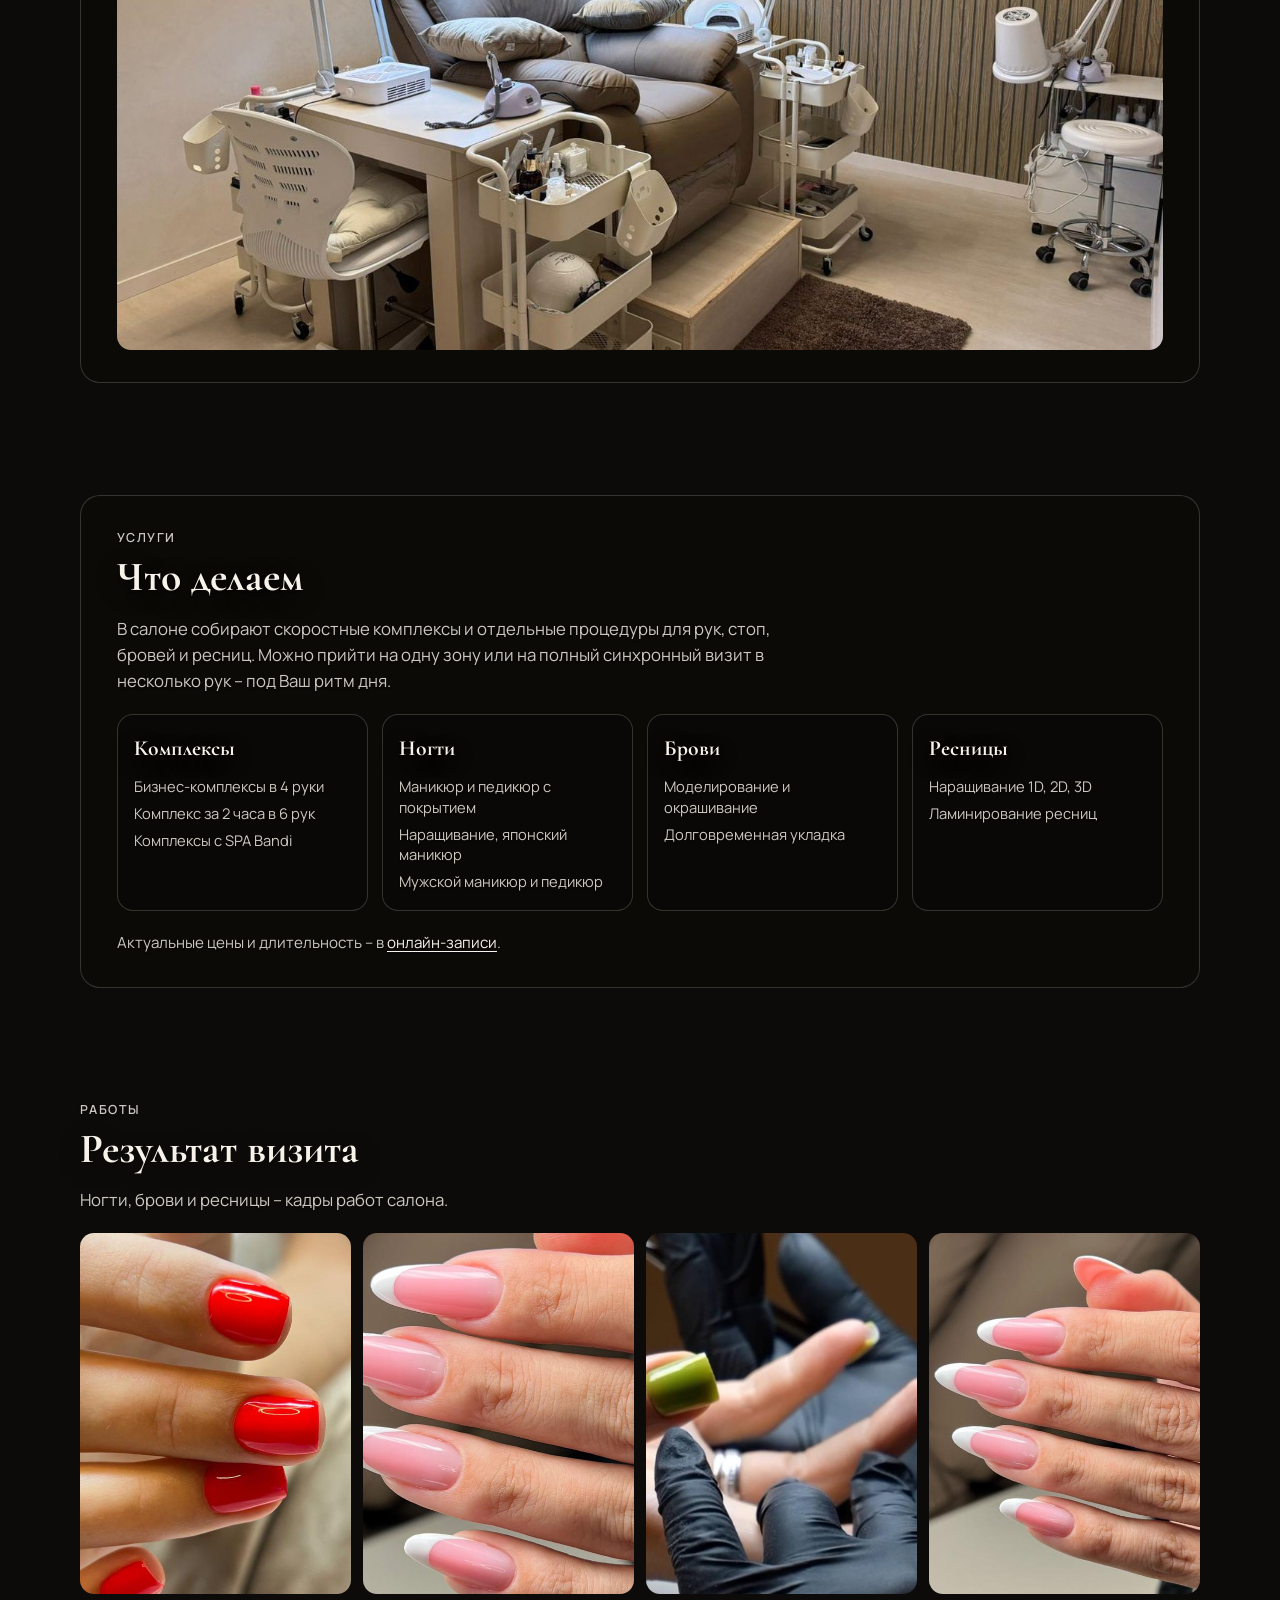
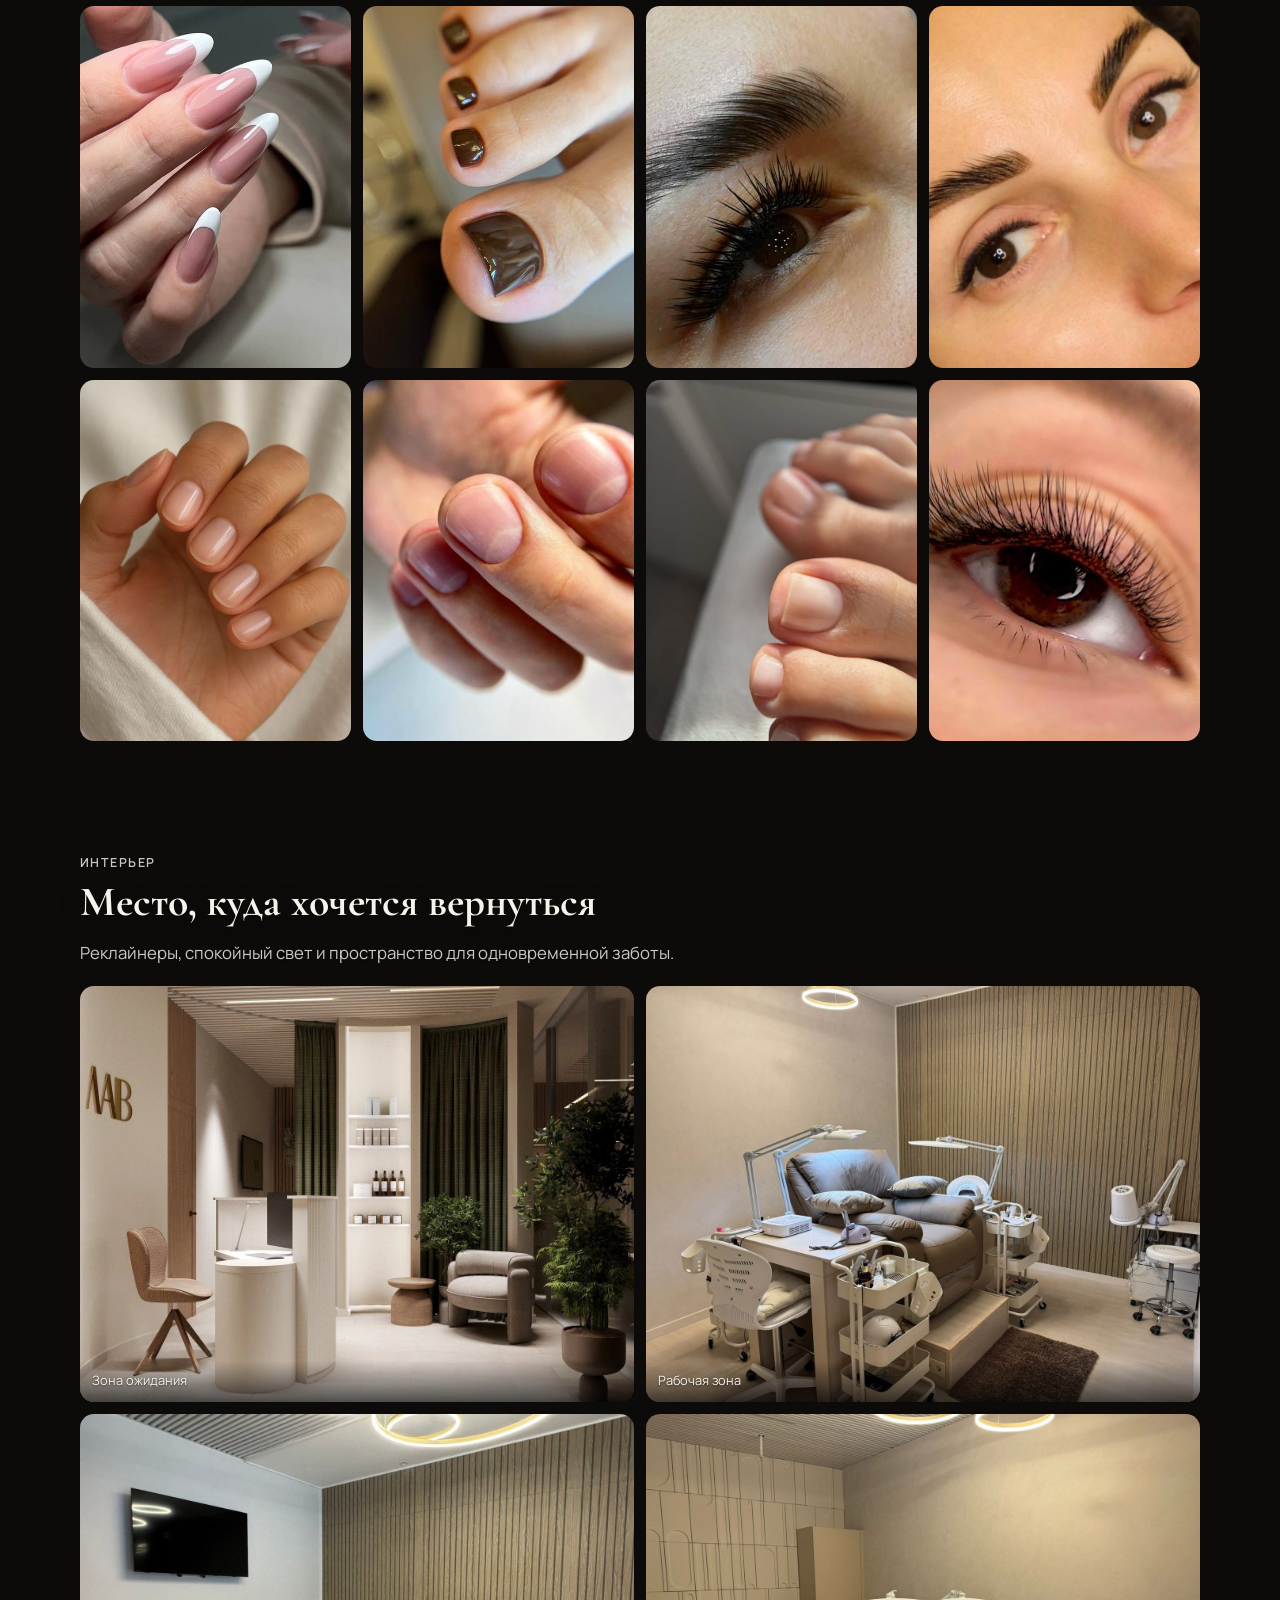
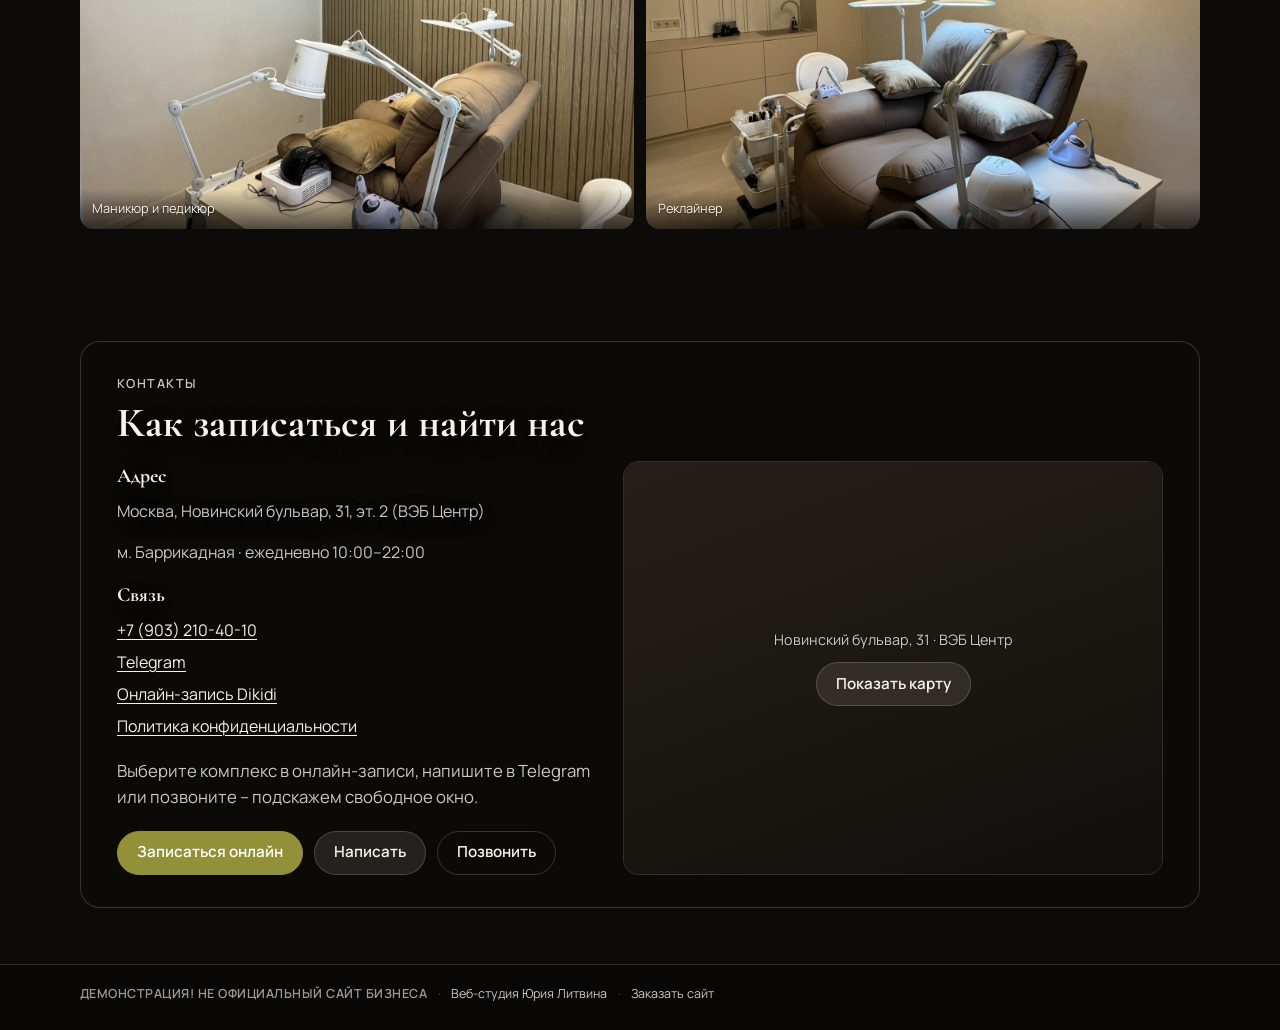
<file: v3/index.html>
<!DOCTYPE html>
<html lang="ru">
<head>
  <meta charset="utf-8">
  <meta name="viewport" content="width=device-width, initial-scale=1.0">
  <meta name="robots" content="noindex, nofollow">
  <title>Лав Студия · салон красоты на Новинском</title>
  <meta name="description" content="Лав Студия на Новинском бульваре, 31: салон одновременной заботы · комплексы маникюра, педикюра, бровей и ресниц в 4, 6 или 8 рук. Запись ежедневно 10:00-22:00 у м. Баррикадная.">
  <meta name="theme-color" content="#929039">

  <link rel="icon" sizes="any" href="logos/favicon.ico">
  <link rel="icon" type="image/png" sizes="32x32" href="logos/favicon-32x32.png">
  <link rel="apple-touch-icon" sizes="180x180" href="logos/apple-touch-icon.png">

  <link rel="preload" href="fonts/manrope-400.ttf" as="font" type="font/ttf" crossorigin>
  <link rel="preload" href="fonts/cormorant-garamond-700.ttf" as="font" type="font/ttf" crossorigin>
  <link rel="stylesheet" href="css/fonts.css">
  <link rel="stylesheet" href="css/styles.css">
</head>
<body>
  <a class="skip-link" href="#main">К содержанию</a>

  <div class="page-bg" aria-hidden="true">
    <img class="page-bg__img" src="images/interior-01.jpg" alt="" width="1280" height="960" fetchpriority="high">
    <div class="page-bg__shade"></div>
  </div>

  <div class="demo-strip" role="note">
    <span class="demo-phrase">ДЕМОНСТРАЦИЯ! НЕ ОФИЦИАЛЬНЫЙ САЙТ БИЗНЕСА</span>
    <nav class="variant-switch" aria-label="Варианты дизайна">
      <a href="../index.html" aria-label="Вариант 1">1</a>
      <a href="../v2/index.html" aria-label="Вариант 2">2</a>
      <a href="index.html" aria-current="page" aria-label="Вариант 3">3</a>
    </nav>
  </div>

  <header class="site-header">
    <div class="container header-inner">
      <a class="brand" href="#top" id="top">
        <img class="brand__logo" src="logos/logo.png" alt="Лав Студия" width="40" height="40">
        <span class="brand__name">Лав Студия</span>
      </a>

      <a class="order-link" href="https://litviniuv.ru/webstudio/order/?c=m4qx" rel="noopener noreferrer">Заказать сайт</a>

      <nav class="nav-desktop" aria-label="Основная навигация">
        <a href="#about">О студии</a>
        <a href="#services">Услуги</a>
        <a href="#works">Работы</a>
        <a href="#place">Интерьер</a>
        <a href="#contacts">Контакты</a>
      </nav>

      <div class="header-actions">
        <a class="btn btn--primary btn--sm" href="https://dikidi.ru/1859659" rel="noopener noreferrer">Записаться</a>
        <button class="burger" type="button" aria-expanded="false" aria-controls="mobile-menu" aria-label="Открыть меню">
          <span></span><span></span><span></span>
        </button>
      </div>
    </div>
  </header>

  <nav id="mobile-menu" class="nav-drawer" aria-label="Мобильное меню" hidden>
    <div class="container">
      <a href="https://litviniuv.ru/webstudio/order/?c=m4qx" rel="noopener noreferrer">Заказать сайт</a>
      <a href="#about">О студии</a>
      <a href="#services">Услуги</a>
      <a href="#works">Работы</a>
      <a href="#place">Интерьер</a>
      <a href="#contacts">Контакты</a>
      <div class="nav-drawer__foot">
        <p>Москва, Новинский бульвар, 31, эт. 2 (ВЭБ Центр)</p>
        <p><a href="tel:+79032104010">+7 (903) 210-40-10</a></p>
      </div>
    </div>
  </nav>

  <main id="main">
    <section class="hero" aria-labelledby="hero-word" data-hero>
      <div class="hero__stage" aria-hidden="true">
        <div class="hero__curtain"></div>
        <div class="hero__giant">
          <p class="hero__word-glow" aria-hidden="true">ЛАВ</p>
          <p id="hero-word" class="hero__word">ЛАВ</p>
        </div>
      </div>
      <div class="hero__bottom">
        <p class="hero__care">Вы приходите за красотой и остаётесь за уютом. Время – дороже денег.</p>
        <div class="hero__cta">
          <a class="btn btn--primary" href="https://dikidi.ru/1859659" rel="noopener noreferrer">Записаться</a>
        </div>
      </div>
    </section>

    <section id="about" class="section" aria-labelledby="about-title">
      <div class="container">
        <div class="section__panel">
          <p class="section__eyebrow">О студии</p>
          <h2 id="about-title" class="section__title">Салон одновременной заботы у м. Баррикадная</h2>
          <p class="section__lead">Лав Студия (ЛАВ Beauty) – салон в ВЭБ Центре на Новинском бульваре. Команда работает в реклайнерах: руки, ноги, ресницы и брови могут идти параллельно – любовь к себе, упакованная примерно в 120 минут комфорта.</p>
          <ul class="about-list">
            <li>Комплексы маникюра, педикюра, ресниц и бровей – синхронно, за пару часов в 4, 6 или 8 рук</li>
            <li>Гости отмечают стойкое покрытие, вкусный кофе, фильм в кресле и бережное отношение – в том числе к мужскому сервису</li>
            <li>Рядом м. Баррикадная. Запись предварительная – удобно выбрать день и формат комплекса заранее</li>
          </ul>
          <figure class="shot shot--reveal about-shot">
            <img src="images/interior-02.jpg" alt="Рабочая зона с реклайнером в Лав Студии" width="1400" height="1050" loading="lazy">
          </figure>
        </div>
      </div>
    </section>

    <section id="services" class="section" aria-labelledby="services-title">
      <div class="container">
        <div class="section__panel">
          <p class="section__eyebrow">Услуги</p>
          <h2 id="services-title" class="section__title">Что делаем</h2>
          <p class="section__lead">В салоне собирают скоростные комплексы и отдельные процедуры для рук, стоп, бровей и ресниц. Можно прийти на одну зону или на полный синхронный визит в несколько рук – под Ваш ритм дня.</p>
          <div class="service-cats">
            <article class="service-cat">
              <h3>Комплексы</h3>
              <ul>
                <li>Бизнес-комплексы в 4 руки</li>
                <li>Комплекс за 2 часа в 6 рук</li>
                <li>Комплексы с SPA Bandi</li>
              </ul>
            </article>
            <article class="service-cat">
              <h3>Ногти</h3>
              <ul>
                <li>Маникюр и педикюр с покрытием</li>
                <li>Наращивание, японский маникюр</li>
                <li>Мужской маникюр и педикюр</li>
              </ul>
            </article>
            <article class="service-cat">
              <h3>Брови</h3>
              <ul>
                <li>Моделирование и окрашивание</li>
                <li>Долговременная укладка</li>
              </ul>
            </article>
            <article class="service-cat">
              <h3>Ресницы</h3>
              <ul>
                <li>Наращивание 1D, 2D, 3D</li>
                <li>Ламинирование ресниц</li>
              </ul>
            </article>
          </div>
          <p class="services-note">Актуальные цены и длительность – в <a href="https://dikidi.ru/1859659" rel="noopener noreferrer">онлайн-записи</a>.</p>
        </div>
      </div>
    </section>

    <section id="works" class="section" aria-labelledby="works-title">
      <div class="container">
        <p class="section__eyebrow">Работы</p>
        <h2 id="works-title" class="section__title">Результат визита</h2>
        <p class="section__lead">Ногти, брови и ресницы – кадры работ салона.</p>
        <div class="works-grid">
          <figure class="shot shot--reveal">
            <img src="images/work-01.jpg" alt="Маникюр с покрытием гель-лак" width="720" height="722" loading="lazy">
          </figure>
          <figure class="shot shot--reveal">
            <img src="images/work-02.jpg" alt="Маникюр с укреплением гелем" width="900" height="900" loading="lazy">
          </figure>
          <figure class="shot shot--reveal">
            <img src="images/work-03.jpg" alt="Бизнес-маникюр в 4 руки" width="900" height="900" loading="lazy">
          </figure>
          <figure class="shot shot--reveal">
            <img src="images/work-04.jpg" alt="Наращивание ногтей миндаль" width="506" height="900" loading="lazy">
          </figure>
          <figure class="shot shot--reveal">
            <img src="images/work-05.jpg" alt="Наращивание ногтей френч" width="506" height="900" loading="lazy">
          </figure>
          <figure class="shot shot--reveal">
            <img src="images/work-06.jpg" alt="Педикюр с покрытием лаком" width="506" height="900" loading="lazy">
          </figure>
          <figure class="shot shot--reveal">
            <img src="images/work-07.jpg" alt="Долговременная укладка бровей" width="720" height="900" loading="lazy">
          </figure>
          <figure class="shot shot--reveal">
            <img src="images/work-08.jpg" alt="Окрашивание бровей" width="720" height="900" loading="lazy">
          </figure>
          <figure class="shot shot--reveal">
            <img src="images/work-09.jpg" alt="Японский маникюр" width="720" height="900" loading="lazy">
          </figure>
          <figure class="shot shot--reveal">
            <img src="images/work-10.jpg" alt="Мужской маникюр" width="720" height="900" loading="lazy">
          </figure>
          <figure class="shot shot--reveal">
            <img src="images/work-11.jpg" alt="Педикюр без покрытия" width="720" height="900" loading="lazy">
          </figure>
          <figure class="shot shot--reveal">
            <img src="images/work-12.jpg" alt="Наращивание ресниц классика" width="720" height="900" loading="lazy">
          </figure>
        </div>
      </div>
    </section>

    <section id="place" class="section" aria-labelledby="place-title">
      <div class="container">
        <p class="section__eyebrow">Интерьер</p>
        <h2 id="place-title" class="section__title">Место, куда хочется вернуться</h2>
        <p class="section__lead">Реклайнеры, спокойный свет и пространство для одновременной заботы.</p>
        <div class="place-grid">
          <figure class="shot shot--reveal">
            <img src="images/interior-01.jpg" alt="Зона ожидания салона Лав Студия" width="1280" height="960" loading="lazy">
            <figcaption>Зона ожидания</figcaption>
          </figure>
          <figure class="shot shot--reveal">
            <img src="images/interior-02.jpg" alt="Рабочая зона с реклайнерами" width="1400" height="1050" loading="lazy">
            <figcaption>Рабочая зона</figcaption>
          </figure>
          <figure class="shot shot--reveal">
            <img src="images/interior-03.jpg" alt="Кабинет маникюра и педикюра" width="1400" height="1050" loading="lazy">
            <figcaption>Маникюр и педикюр</figcaption>
          </figure>
          <figure class="shot shot--reveal">
            <img src="images/interior-04.jpg" alt="Кресло-реклайнер с освещением" width="1400" height="1050" loading="lazy">
            <figcaption>Реклайнер</figcaption>
          </figure>
        </div>
      </div>
    </section>

    <section id="contacts" class="section" aria-labelledby="contacts-title">
      <div class="container">
        <div class="section__panel">
          <p class="section__eyebrow">Контакты</p>
          <h2 id="contacts-title" class="section__title">Как записаться и найти нас</h2>
          <div class="contacts-grid">
            <div class="contact-card">
              <h3>Адрес</h3>
              <address>Москва, Новинский бульвар, 31, эт. 2 (ВЭБ Центр)</address>
              <p>м. Баррикадная · ежедневно 10:00–22:00</p>

              <h3 class="contact-card__sub">Связь</h3>
              <ul class="contact-list">
                <li><a href="tel:+79032104010">+7 (903) 210-40-10</a></li>
                <li><a href="https://t.me/lav_beautysalon" rel="noopener noreferrer">Telegram</a></li>
                <li><a href="https://dikidi.ru/1859659" rel="noopener noreferrer">Онлайн-запись Dikidi</a></li>
                <li><a href="privacy/">Политика конфиденциальности</a></li>
              </ul>

              <p class="section__lead" style="margin-top:1.25rem;margin-bottom:0">Выберите комплекс в онлайн-записи, напишите в Telegram или позвоните – подскажем свободное окно.</p>
              <div class="contact-cta">
                <a class="btn btn--primary" href="https://dikidi.ru/1859659" rel="noopener noreferrer">Записаться онлайн</a>
                <a class="btn btn--soft" href="https://t.me/lav_beautysalon" rel="noopener noreferrer">Написать</a>
                <a class="btn btn--ghost" href="tel:+79032104010">Позвонить</a>
              </div>
            </div>
            <div class="map-wrap" aria-label="Карта проезда" data-map-src="https://yandex.ru/map-widget/v1/?oid=202141686630&amp;ol=biz&amp;lang=ru_RU&amp;ll=37.5826245,55.7577958&amp;z=16">
              <div class="map-placeholder">
                <p>Новинский бульвар, 31 · ВЭБ Центр</p>
                <button class="btn btn--soft" type="button" data-map-load>Показать карту</button>
              </div>
            </div>
          </div>
        </div>
      </div>
    </section>
  </main>

  <footer class="site-footer">
    <div class="container">
      <p class="footer-bar">
        <span class="footer-demo">ДЕМОНСТРАЦИЯ! НЕ ОФИЦИАЛЬНЫЙ САЙТ БИЗНЕСА</span>
        <span class="footer-sep" aria-hidden="true">·</span>
        <a class="footer-studio" href="https://litviniuv.ru/webstudio/" rel="noopener noreferrer">Веб-студия Юрия Литвина</a>
        <span class="footer-sep" aria-hidden="true">·</span>
        <a class="footer-order" href="https://litviniuv.ru/webstudio/order/?c=m4qx" rel="noopener noreferrer">Заказать сайт</a>
      </p>
    </div>
  </footer>

  <script src="js/site.js" defer></script>
</body>
</html>
</file>
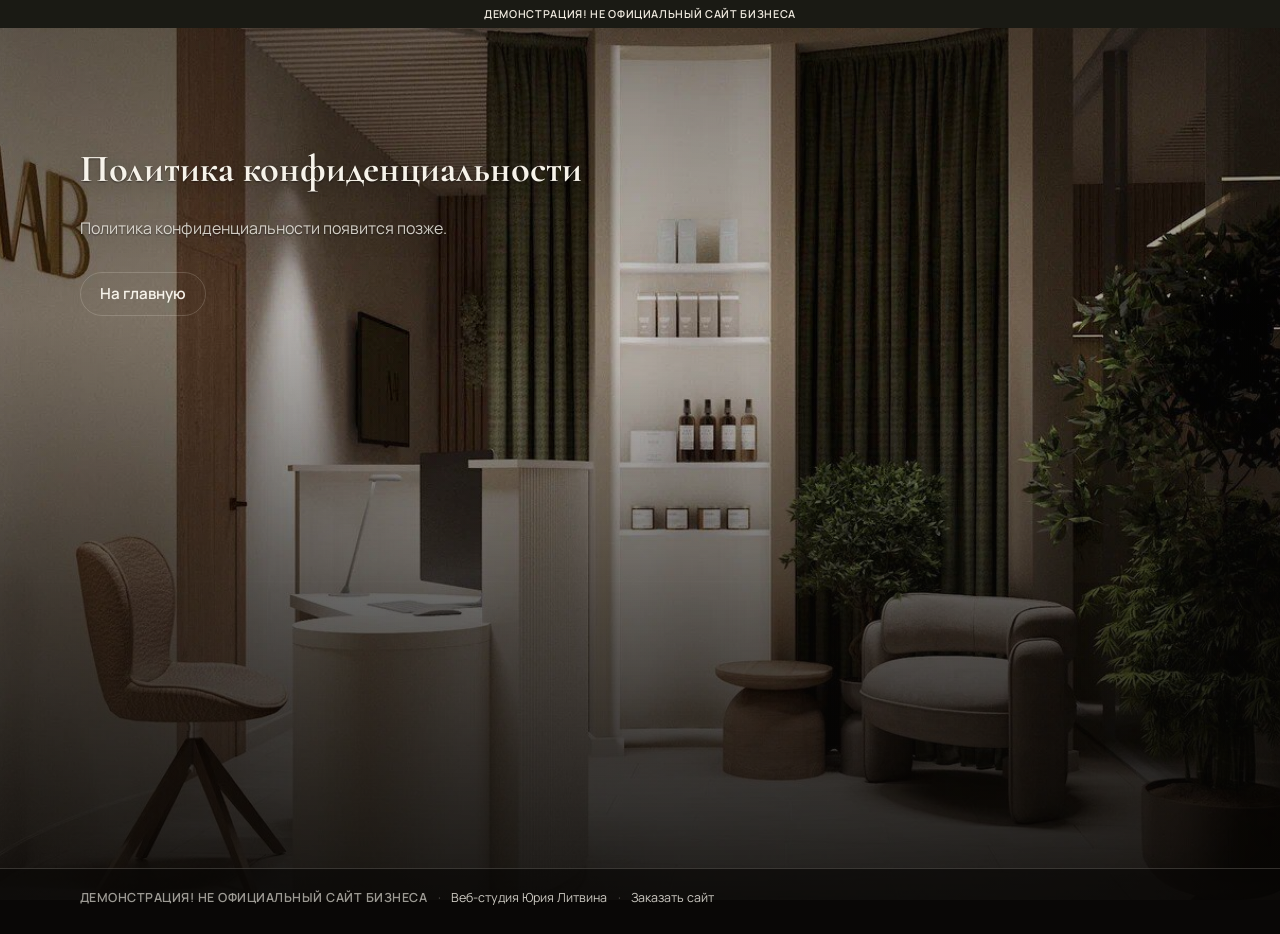
<file: v3/privacy/index.html>
<!DOCTYPE html>
<html lang="ru">
<head>
  <meta charset="utf-8">
  <meta name="viewport" content="width=device-width, initial-scale=1.0">
  <meta name="robots" content="noindex, nofollow">
  <title>Политика конфиденциальности · Лав Студия</title>
  <meta name="description" content="Политика конфиденциальности демо-страницы Лав Студии.">
  <meta name="theme-color" content="#929039">
  <link rel="icon" sizes="any" href="../logos/favicon.ico">
  <link rel="icon" type="image/png" sizes="32x32" href="../logos/favicon-32x32.png">
  <link rel="apple-touch-icon" sizes="180x180" href="../logos/apple-touch-icon.png">
  <link rel="stylesheet" href="../css/fonts.css">
  <link rel="stylesheet" href="../css/styles.css">
</head>
<body>
  <div class="page-bg" aria-hidden="true">
    <img class="page-bg__img" src="../images/interior-01.jpg" alt="" width="1280" height="960">
    <div class="page-bg__shade"></div>
  </div>
  <div class="demo-strip" role="note">ДЕМОНСТРАЦИЯ! НЕ ОФИЦИАЛЬНЫЙ САЙТ БИЗНЕСА</div>
  <main class="page-simple">
    <div class="container">
      <h1>Политика конфиденциальности</h1>
      <p>Политика конфиденциальности появится позже.</p>
      <a class="btn btn--ghost" href="../">На главную</a>
    </div>
  </main>
  <footer class="site-footer">
    <div class="container">
      <p class="footer-bar">
        <span class="footer-demo">ДЕМОНСТРАЦИЯ! НЕ ОФИЦИАЛЬНЫЙ САЙТ БИЗНЕСА</span>
        <span class="footer-sep" aria-hidden="true">·</span>
        <a class="footer-studio" href="https://litviniuv.ru/webstudio/" rel="noopener noreferrer">Веб-студия Юрия Литвина</a>
        <span class="footer-sep" aria-hidden="true">·</span>
        <a class="footer-order" href="https://litviniuv.ru/webstudio/order/?c=m4qx" rel="noopener noreferrer">Заказать сайт</a>
      </p>
    </div>
  </footer>
</body>
</html>
</file>
<file: css/fonts.css>
/* Self-hosted: Cormorant Garamond (display) + Manrope (body) */

@font-face {
  font-family: "Cormorant Garamond";
  font-style: normal;
  font-weight: 600;
  font-display: swap;
  src: url("../fonts/cormorant-garamond-600.ttf") format("truetype");
}

@font-face {
  font-family: "Cormorant Garamond";
  font-style: normal;
  font-weight: 700;
  font-display: swap;
  src: url("../fonts/cormorant-garamond-700.ttf") format("truetype");
}

@font-face {
  font-family: "Manrope";
  font-style: normal;
  font-weight: 400;
  font-display: swap;
  src: url("../fonts/manrope-400.ttf") format("truetype");
}

@font-face {
  font-family: "Manrope";
  font-style: normal;
  font-weight: 500;
  font-display: swap;
  src: url("../fonts/manrope-500.ttf") format("truetype");
}

@font-face {
  font-family: "Manrope";
  font-style: normal;
  font-weight: 600;
  font-display: swap;
  src: url("../fonts/manrope-600.ttf") format("truetype");
}

@font-face {
  font-family: "Manrope";
  font-style: normal;
  font-weight: 700;
  font-display: swap;
  src: url("../fonts/manrope-700.ttf") format("truetype");
}

:root {
  --font-display: "Cormorant Garamond", "Times New Roman", Times, Georgia, serif;
  --font-body: "Manrope", system-ui, -apple-system, "Segoe UI", Roboto, "Helvetica Neue", Arial, sans-serif;
}
</file>
<file: css/styles.css>
/* Лав Студия · C2 demo · olive-gold calm premium */

:root {
  --bg: #f7f4ef;
  --surface: #ffffff;
  --ink: #1c1b18;
  --text: #1c1b18;
  --muted: #6b675c;
  --accent: #8a8838;
  --accent-strong: #929039;
  --accent-hover: #6f6d2c;
  --blush: #d9cfc4;
  --taupe: #a89f92;
  --line: #e5dfd4;
  --shadow: 0 10px 28px rgba(28, 27, 24, 0.07);
  --radius: 16px;
  --radius-sm: 10px;
  --header-h: 4.25rem;
  --demo-h: 2.25rem;
  --max: 68rem;
  --focus: 0 0 0 3px rgba(138, 136, 56, 0.4);
  --z-strip: 140;
  --z-header: 130;
  --z-drawer: 125;
}

*,
*::before,
*::after {
  box-sizing: border-box;
}

html {
  scroll-behavior: smooth;
}

body {
  margin: 0;
  font-family: var(--font-body);
  font-size: 1rem;
  line-height: 1.6;
  color: var(--text);
  background: var(--bg);
  overflow-x: hidden;
  padding-top: calc(var(--demo-h) + var(--header-h));
}

img {
  max-width: 100%;
  height: auto;
  display: block;
}

a {
  color: var(--accent-strong);
  text-decoration-thickness: 1px;
  text-underline-offset: 0.18em;
}

a:hover {
  color: var(--accent-hover);
}

:focus {
  outline: none;
}

:focus-visible {
  outline: none;
  box-shadow: var(--focus);
  border-radius: 4px;
}

.skip-link {
  position: absolute;
  left: -9999px;
  top: 0;
  z-index: 1000;
  background: var(--ink);
  color: #fff;
  padding: 0.5rem 1rem;
}

.skip-link:focus {
  left: 0.5rem;
  top: 0.5rem;
}

.container {
  width: min(100% - 2rem, var(--max));
  margin-inline: auto;
}

/* Demo strip */
.demo-strip {
  position: fixed;
  top: 0;
  left: 0;
  right: 0;
  z-index: var(--z-strip);
  min-height: var(--demo-h);
  display: flex;
  align-items: center;
  justify-content: center;
  padding: 0.4rem 0.75rem;
  background: var(--ink);
  color: var(--bg);
  font-size: 0.7rem;
  font-weight: 600;
  letter-spacing: 0.06em;
  text-transform: uppercase;
  text-align: center;
  line-height: 1.3;
}

/* Header */
.site-header {
  position: fixed;
  left: 0;
  right: 0;
  width: 100%;
  top: var(--demo-h);
  z-index: var(--z-header);
  background: rgba(247, 244, 239, 0.92);
  backdrop-filter: blur(10px);
  border-bottom: 1px solid var(--line);
}

.site-header.is-menu-open {
  background: var(--bg);
  backdrop-filter: none;
}

.header-inner {
  display: flex;
  align-items: center;
  justify-content: space-between;
  gap: 0.6rem;
  min-height: var(--header-h);
  padding-block: 0.5rem;
}

.brand {
  display: flex;
  align-items: center;
  gap: 0.6rem;
  min-width: 0;
  color: inherit;
  text-decoration: none;
}

.brand:hover {
  color: inherit;
}

.brand__logo {
  width: 2.5rem;
  height: 2.5rem;
  border-radius: 50%;
  object-fit: cover;
  background: var(--surface);
  border: 1px solid var(--line);
  flex-shrink: 0;
}

.brand__text {
  min-width: 0;
}

.brand__name {
  display: block;
  font-family: var(--font-display);
  font-weight: 700;
  font-size: 1.15rem;
  line-height: 1.15;
  letter-spacing: 0.01em;
  white-space: nowrap;
  overflow: hidden;
  text-overflow: ellipsis;
}

.brand__tag {
  display: none;
  color: var(--muted);
  font-size: 0.72rem;
  line-height: 1.2;
  margin-top: 0.1rem;
}

.header-actions {
  display: flex;
  align-items: center;
  gap: 0.45rem;
  flex-shrink: 0;
  margin-left: auto;
}

.nav-desktop {
  display: none;
}

.nav-desktop a {
  color: var(--text);
  text-decoration: none;
  font-size: 0.88rem;
  font-weight: 500;
  padding: 0.35rem 0.4rem;
}

.nav-desktop a:hover {
  color: var(--accent-strong);
}

.order-link {
  display: none;
  color: var(--text);
  text-decoration: none;
  font-size: 0.88rem;
  font-weight: 500;
  white-space: nowrap;
  padding: 0.35rem 0.4rem;
  border-bottom: 1px solid transparent;
}

.order-link:hover {
  color: var(--accent-strong);
  text-decoration: underline;
  text-underline-offset: 0.2em;
}

.btn {
  display: inline-flex;
  align-items: center;
  justify-content: center;
  gap: 0.4rem;
  min-height: 2.75rem;
  padding: 0.55rem 1.1rem;
  border-radius: 999px;
  border: 1px solid transparent;
  font: inherit;
  font-weight: 600;
  font-size: 0.92rem;
  line-height: 1.2;
  text-decoration: none;
  cursor: pointer;
  transition: background 0.15s ease, color 0.15s ease, border-color 0.15s ease;
}

.btn:hover {
  text-decoration: none;
}

.btn--primary {
  background: var(--accent-strong);
  color: #fff;
  border-color: var(--accent-strong);
}

.btn--primary:hover {
  background: var(--accent-hover);
  border-color: var(--accent-hover);
  color: #fff;
}

.btn--ghost {
  background: transparent;
  color: var(--text);
  border-color: var(--line);
}

.btn--ghost:hover {
  border-color: var(--accent);
  color: var(--text);
  background: var(--surface);
}

.btn--soft {
  background: var(--surface);
  color: var(--accent-strong);
  border-color: color-mix(in srgb, var(--accent) 35%, var(--line));
}

.btn--soft:hover {
  background: #faf8f3;
  color: var(--accent-hover);
}

.btn--sm {
  min-height: 2.35rem;
  padding: 0.35rem 0.85rem;
  font-size: 0.84rem;
}

.burger {
  width: 2.65rem;
  height: 2.65rem;
  border: 1px solid var(--line);
  border-radius: 999px;
  background: var(--surface);
  display: inline-flex;
  flex-direction: column;
  align-items: center;
  justify-content: center;
  gap: 5px;
  cursor: pointer;
  padding: 0;
}

.burger span {
  display: block;
  width: 1.05rem;
  height: 2px;
  background: var(--text);
  border-radius: 1px;
  transition: transform 0.2s ease, opacity 0.2s ease;
}

.burger[aria-expanded="true"] span:nth-child(1) {
  transform: translateY(7px) rotate(45deg);
}

.burger[aria-expanded="true"] span:nth-child(2) {
  opacity: 0;
}

.burger[aria-expanded="true"] span:nth-child(3) {
  transform: translateY(-7px) rotate(-45deg);
}

/* Drawer – sibling of header */

/* Mobile menu open: lock page; chrome already fixed so no sticky jump */
html.is-menu-open {
  overflow: hidden;
  overscroll-behavior: none;
}

body.is-menu-open {
  position: fixed;
  left: 0;
  right: 0;
  width: 100%;
  overflow: hidden;
  overscroll-behavior: none;
  touch-action: none;
}

body.is-menu-open .nav-drawer {
  touch-action: pan-y;
}

.nav-drawer {
  position: fixed;
  top: calc(var(--demo-h) + var(--header-h));
  left: 0;
  right: 0;
  z-index: var(--z-drawer);
  display: none;
  max-height: calc(100vh - var(--demo-h) - var(--header-h));
  overflow-y: auto;
  background: var(--bg);
  border-bottom: 1px solid var(--line);
  box-shadow: var(--shadow);
  padding: 0.5rem 0 1.25rem;
}

.nav-drawer[hidden] {
  display: none !important;
}

.nav-drawer.is-open {
  display: block !important;
  -webkit-overflow-scrolling: touch;
  overscroll-behavior: contain;
}

.nav-drawer a {
  display: block;
  padding: 0.85rem 0;
  color: var(--text);
  text-decoration: none;
  font-weight: 500;
  border-bottom: 1px solid var(--line);
}

.nav-drawer a:hover {
  color: var(--accent-strong);
}

.nav-drawer .btn {
  width: 100%;
  margin-top: 1rem;
}

/* Sections */
.section {
  padding: 3.1rem 0;
}

.section--alt {
  background: var(--surface);
}

.section__eyebrow {
  display: inline-block;
  margin: 0 0 0.55rem;
  color: var(--accent);
  font-size: 0.76rem;
  font-weight: 700;
  letter-spacing: 0.08em;
  text-transform: uppercase;
}

.section__title {
  margin: 0 0 1rem;
  font-family: var(--font-display);
  font-size: clamp(1.7rem, 4vw, 2.35rem);
  font-weight: 700;
  line-height: 1.15;
  letter-spacing: 0.01em;
}

.section__lead {
  margin: 0 0 1.5rem;
  color: var(--muted);
  max-width: 42rem;
}

.section__lead + .section__lead {
  margin-top: -0.75rem;
}

/* Hero */
.hero {
  padding: 2.4rem 0 3rem;
  position: relative;
  overflow: hidden;
}

.hero::before {
  content: "";
  position: absolute;
  inset: auto -20% -40% 35%;
  height: 70%;
  background:
    radial-gradient(circle at 30% 40%, rgba(146, 144, 57, 0.14), transparent 55%),
    radial-gradient(circle at 70% 60%, rgba(168, 159, 146, 0.2), transparent 50%);
  pointer-events: none;
}

.hero__grid {
  position: relative;
  display: grid;
  gap: 1.75rem;
}

.hero__title {
  margin: 0 0 1rem;
  font-family: var(--font-display);
  font-size: clamp(1.85rem, 6vw, 3rem);
  font-weight: 700;
  line-height: 1.1;
}

.hero__lead {
  margin: 0 0 1.5rem;
  font-size: 1.05rem;
  color: var(--muted);
  max-width: 36rem;
}

.hero__cta {
  display: flex;
  flex-wrap: wrap;
  gap: 0.6rem;
}

.hero__card {
  margin: 0;
  background: var(--surface);
  border: 1px solid var(--line);
  border-radius: var(--radius);
  box-shadow: var(--shadow);
  overflow: hidden;
}

.hero__card img {
  width: 100%;
  aspect-ratio: 4 / 3;
  object-fit: cover;
}

.hero__card-caption {
  padding: 0.8rem 1rem;
  font-size: 0.9rem;
  color: var(--muted);
}

/* About */
.about-prose {
  display: grid;
  gap: 1rem;
  max-width: 42rem;
}

.about-prose p {
  margin: 0;
  color: var(--muted);
  font-size: 1.02rem;
}


/* About list (wording from lav-nails-1; m4qx tokens) */

.text-accent {
  color: var(--accent-strong);
  font-weight: 700;
}

.about-list {
  margin: 0;
  padding: 0;
  list-style: none;
  display: grid;
  gap: 0.75rem;
}

.about-list li {
  position: relative;
  padding: 1rem 1rem 1rem 2.6rem;
  background: var(--surface);
  border: 1px solid var(--line);
  border-radius: var(--radius-sm);
}

.about-list li::before {
  content: "";
  position: absolute;
  left: 1rem;
  top: 1.35rem;
  width: 0.55rem;
  height: 0.55rem;
  border-radius: 50%;
  background: var(--accent);
  box-shadow: 0 0 0 4px rgba(138, 136, 56, 0.18);
}

.about-note {
  margin: 1.25rem 0 0;
  color: var(--muted);
  font-size: 0.98rem;
}

/* Service category lists (text) above photo price cards */
.service-cats {
  display: grid;
  gap: 1rem;
  margin: 0 0 1.75rem;
}

@media (min-width: 720px) {
  .service-cats {
    grid-template-columns: repeat(2, minmax(0, 1fr));
  }
}

@media (min-width: 1100px) {
  .service-cats {
    grid-template-columns: repeat(4, minmax(0, 1fr));
  }
}

.service-cat {
  background: var(--surface);
  border: 1px solid var(--line);
  border-radius: var(--radius);
  padding: 1rem 1.1rem 1.15rem;
  box-shadow: var(--shadow);
}

.service-cat h3 {
  margin: 0 0 0.65rem;
  font-family: var(--font-display);
  font-size: 1.25rem;
  font-weight: 700;
}

.service-cat ul {
  margin: 0;
  padding-left: 1.1rem;
  color: var(--muted);
  font-size: 0.92rem;
}

.service-cat li {
  margin: 0.25rem 0;
}

.services-note {
  margin: 1.25rem 0 0;
  font-size: 0.92rem;
  color: var(--muted);
}

/* Services */
.service-grid {
  display: grid;
  gap: 1rem;
}

.service-card {
  margin: 0;
  background: var(--surface);
  border: 1px solid var(--line);
  border-radius: var(--radius);
  overflow: hidden;
  box-shadow: 0 4px 16px rgba(28, 27, 24, 0.04);
  display: flex;
  flex-direction: column;
}

.service-card img {
  width: 100%;
  aspect-ratio: 1 / 1;
  object-fit: cover;
  background: #ebe6dc;
}

.service-card__body {
  padding: 1rem 1.05rem 1.15rem;
  display: flex;
  flex-direction: column;
  gap: 0.35rem;
  flex: 1;
}

.service-card__name {
  margin: 0;
  font-family: var(--font-display);
  font-size: 1.15rem;
  font-weight: 700;
  line-height: 1.25;
}

.service-card__price {
  margin: 0;
  color: var(--accent-strong);
  font-weight: 600;
  font-size: 0.98rem;
}

.services-note {
  margin: 1.25rem 0 0;
  font-size: 0.92rem;
  color: var(--muted);
}

/* Gallery */
.gallery-grid {
  display: grid;
  grid-template-columns: 1fr;
  gap: 1rem;
}

.gallery-item {
  margin: 0;
  background: var(--surface);
  border: 1px solid var(--line);
  border-radius: var(--radius);
  overflow: hidden;
  box-shadow: 0 4px 16px rgba(28, 27, 24, 0.04);
}

.gallery-item img {
  width: 100%;
  aspect-ratio: 4 / 3;
  object-fit: cover;
  background: #ebe6dc;
}

.gallery-item figcaption {
  padding: 0.7rem 0.9rem 0.9rem;
  font-size: 0.88rem;
  color: var(--muted);
}

/* Booking */
.booking-steps {
  margin: 0 0 1.5rem;
  padding: 0;
  list-style: none;
  display: grid;
  gap: 0.75rem;
  counter-reset: step;
}

.booking-steps li {
  position: relative;
  counter-increment: step;
  padding: 1rem 1rem 1rem 3.1rem;
  background: var(--surface);
  border: 1px solid var(--line);
  border-radius: var(--radius-sm);
  color: var(--muted);
}

.booking-steps li::before {
  content: counter(step);
  position: absolute;
  left: 1rem;
  top: 1rem;
  width: 1.5rem;
  height: 1.5rem;
  border-radius: 50%;
  background: var(--accent-strong);
  color: #fff;
  font-size: 0.8rem;
  font-weight: 700;
  display: flex;
  align-items: center;
  justify-content: center;
}

.booking-cta {
  display: flex;
  flex-wrap: wrap;
  gap: 0.6rem;
}

/* Contacts */
.contacts-grid {
  display: grid;
  gap: 1.25rem;
}

.contact-card {
  background: var(--surface);
  border: 1px solid var(--line);
  border-radius: var(--radius);
  padding: 1.25rem;
}

.contact-card h3 {
  margin: 0 0 0.75rem;
  font-family: var(--font-display);
  font-size: 1.25rem;
}

.contact-card__sub {
  margin-top: 1.25rem;
}

.contact-card p,
.contact-card address {
  margin: 0 0 0.55rem;
  font-style: normal;
  color: var(--muted);
}

.contact-card a {
  font-weight: 600;
  text-decoration: none;
}

.contact-card a:hover {
  text-decoration: underline;
}

.contact-list {
  list-style: none;
  margin: 0;
  padding: 0;
  display: grid;
  gap: 0.55rem;
}

.map-wrap {
  border-radius: var(--radius);
  overflow: hidden;
  border: 1px solid var(--line);
  background: #ebe6dc;
  aspect-ratio: 4 / 3;
  min-height: 240px;
}

.map-wrap iframe {
  display: block;
  width: 100%;
  height: 100%;
  border: 0;
}

/* Footer - one line, three parts */
.site-footer {
  padding: 1.1rem 0;
  background: var(--ink);
  color: #f3efe8;
}

.site-footer a {
  color: #d4d08a;
  text-decoration: none;
}

.site-footer a:hover {
  color: #fff;
  text-decoration: underline;
}

.footer-bar {
  margin: 0;
  display: flex;
  flex-wrap: wrap;
  align-items: center;
  justify-content: center;
  gap: 0.35rem 0.55rem;
  text-align: center;
  font-size: 0.78rem;
  line-height: 1.4;
}

.footer-demo {
  margin: 0;
  letter-spacing: 0.05em;
  text-transform: uppercase;
  font-weight: 600;
  color: #b0aa9c;
}

.footer-sep {
  color: #6f6a60;
  font-weight: 600;
}

.footer-studio,
.footer-order {
  margin: 0;
  font-weight: 600;
  white-space: nowrap;
}

@media (max-width: 360px) {
  .footer-bar {
    font-size: 0.7rem;
    gap: 0.25rem 0.4rem;
  }
}

/* Utility pages */
.page-simple {
  min-height: 70vh;
  display: grid;
  align-content: center;
  padding: 3rem 0;
}

.page-simple h1 {
  margin: 0 0 0.75rem;
  font-family: var(--font-display);
  font-size: clamp(1.8rem, 5vw, 2.4rem);
}

.page-simple p {
  margin: 0 0 1.25rem;
  color: var(--muted);
  max-width: 36rem;
}

/* Breakpoints */
@media (min-width: 400px) {
  .brand__tag {
    display: block;
  }
}

@media (min-width: 480px) {
  .gallery-grid {
    grid-template-columns: repeat(2, 1fr);
  }

  .service-grid {
    grid-template-columns: repeat(2, 1fr);
  }
}

@media (min-width: 768px) {
  .hero__grid {
    grid-template-columns: 1.1fr 0.9fr;
    align-items: center;
    gap: 2rem;
  }

  .contacts-grid {
    grid-template-columns: 1fr 1.05fr;
    align-items: start;
  }

  .map-wrap {
    aspect-ratio: 1 / 1;
    min-height: 320px;
  }

  .gallery-grid {
    grid-template-columns: repeat(2, 1fr);
  }

  .service-grid {
    grid-template-columns: repeat(3, 1fr);
  }
}

@media (min-width: 960px) {
  .burger {
    display: none;
  }

  .order-link {
    display: inline;
    flex-shrink: 0;
  }

  .nav-desktop {
    display: flex;
    align-items: center;
    gap: 0.1rem;
    margin-right: 0.5rem;
  }

  .header-actions {
    margin-left: 0;
  }

  .header-inner {
    gap: 0.75rem;
  }

  .nav-drawer {
    display: none !important;
  }

  .service-grid {
    grid-template-columns: repeat(3, 1fr);
  }

  .gallery-grid {
    grid-template-columns: repeat(4, 1fr);
  }
}

@media (prefers-reduced-motion: reduce) {
  html {
    scroll-behavior: auto;
  }

  *,
  *::before,
  *::after {
    transition: none !important;
    animation: none !important;
  }
}

/* variant switcher (site-all preview) — keep strip one line so --demo-h stays valid */
.demo-strip {
  display: flex;
  align-items: center;
  justify-content: center;
  flex-wrap: nowrap;
  gap: 8px 12px;
  padding-inline: 0.5rem;
}
.demo-phrase {
  margin: 0;
  white-space: nowrap;
  overflow: hidden;
  text-overflow: ellipsis;
  max-width: min(52vw, 22rem);
}
.variant-switch {
  display: inline-flex;
  align-items: center;
  gap: 4px;
  flex-shrink: 0;
}
.variant-switch a {
  display: inline-flex;
  align-items: center;
  justify-content: center;
  min-width: 24px;
  min-height: 24px;
  padding: 0 4px;
  border-radius: 6px;
  text-decoration: none;
  font-weight: 600;
  letter-spacing: 0;
  text-transform: none;
  color: inherit;
  border: 1px solid currentColor;
  opacity: 0.9;
}
.variant-switch a:hover { opacity: 1; }
.variant-switch a[aria-current="page"] {
  background: #f7f2ec;
  color: #1a1a1a;
  border-color: #f7f2ec;
  opacity: 1;
}
</file>
<file: v2/css/fonts.css>
/* Self-hosted: Cormorant Garamond (display) + Manrope (body) */

@font-face {
  font-family: "Cormorant Garamond";
  font-style: normal;
  font-weight: 600;
  font-display: swap;
  src: url("../fonts/cormorant-garamond-600.ttf") format("truetype");
}

@font-face {
  font-family: "Cormorant Garamond";
  font-style: normal;
  font-weight: 700;
  font-display: swap;
  src: url("../fonts/cormorant-garamond-700.ttf") format("truetype");
}

@font-face {
  font-family: "Manrope";
  font-style: normal;
  font-weight: 400;
  font-display: swap;
  src: url("../fonts/manrope-400.ttf") format("truetype");
}

@font-face {
  font-family: "Manrope";
  font-style: normal;
  font-weight: 500;
  font-display: swap;
  src: url("../fonts/manrope-500.ttf") format("truetype");
}

@font-face {
  font-family: "Manrope";
  font-style: normal;
  font-weight: 600;
  font-display: swap;
  src: url("../fonts/manrope-600.ttf") format("truetype");
}

@font-face {
  font-family: "Manrope";
  font-style: normal;
  font-weight: 700;
  font-display: swap;
  src: url("../fonts/manrope-700.ttf") format("truetype");
}

:root {
  --font-display: "Cormorant Garamond", "Times New Roman", Times, Georgia, serif;
  --font-body: "Manrope", system-ui, -apple-system, "Segoe UI", Roboto, "Helvetica Neue", Arial, sans-serif;
}
</file>
<file: v2/css/styles.css>
/* Лав Студия · t-spread · cream/ink/olive from m4qx */

:root {
  --bg: #f7f4ef;
  --surface: #ffffff;
  --ink: #1c1b18;
  --text: #1c1b18;
  --muted: #6b675c;
  --accent: #8a8838;
  --accent-strong: #929039;
  --accent-hover: #6f6d2c;
  --blush: #d9cfc4;
  --taupe: #a89f92;
  --line: #e5dfd4;
  --shadow: 0 10px 28px rgba(28, 27, 24, 0.07);
  --radius: 16px;
  --radius-sm: 10px;
  --header-h: 4.25rem;
  --demo-h: 2.25rem;
  --pane: 42vw;
  --max: 68rem;
  --focus: 0 0 0 3px rgba(138, 136, 56, 0.4);
  --z-strip: 140;
  --z-header: 130;
  --z-drawer: 125;
}

*,
*::before,
*::after {
  box-sizing: border-box;
}

html {
  scroll-behavior: smooth;
}

body {
  margin: 0;
  font-family: var(--font-body);
  font-size: 1rem;
  line-height: 1.6;
  color: var(--text);
  background: var(--bg);
  overflow-x: hidden;
  padding-top: calc(var(--demo-h) + var(--header-h));
}

img {
  max-width: 100%;
  height: auto;
  display: block;
}

a {
  color: var(--accent-strong);
  text-decoration-thickness: 1px;
  text-underline-offset: 0.18em;
}

a:hover {
  color: var(--accent-hover);
}

:focus {
  outline: none;
}

:focus-visible {
  outline: none;
  box-shadow: var(--focus);
  border-radius: 4px;
}

.skip-link {
  position: absolute;
  left: -9999px;
  top: 0;
  z-index: 1000;
  background: var(--ink);
  color: #fff;
  padding: 0.5rem 1rem;
}

.skip-link:focus {
  left: 0.5rem;
  top: 0.5rem;
}

.container {
  width: min(100% - 2rem, var(--max));
  margin-inline: auto;
}

.spread-content .container {
  width: min(100% - 2rem, var(--max));
}

/* Demo strip */
.demo-strip {
  position: fixed;
  top: 0;
  left: 0;
  right: 0;
  z-index: var(--z-strip);
  min-height: var(--demo-h);
  display: flex;
  align-items: center;
  justify-content: center;
  padding: 0.4rem 0.75rem;
  background: var(--ink);
  color: var(--bg);
  font-size: 0.7rem;
  font-weight: 600;
  letter-spacing: 0.06em;
  text-transform: uppercase;
  text-align: center;
  line-height: 1.3;
}

/* Header */
.site-header {
  position: fixed;
  left: 0;
  right: 0;
  width: 100%;
  top: var(--demo-h);
  z-index: var(--z-header);
  background: rgba(247, 244, 239, 0.92);
  backdrop-filter: blur(10px);
  border-bottom: 1px solid var(--line);
}

.site-header.is-menu-open {
  background: var(--bg);
  backdrop-filter: none;
}

.header-inner {
  display: flex;
  align-items: center;
  justify-content: space-between;
  gap: 0.6rem;
  min-height: var(--header-h);
  padding-block: 0.5rem;
}

.brand {
  display: flex;
  align-items: center;
  gap: 0.6rem;
  min-width: 0;
  color: inherit;
  text-decoration: none;
}

.brand:hover {
  color: inherit;
}

.brand__logo {
  width: 2.5rem;
  height: 2.5rem;
  border-radius: 50%;
  object-fit: cover;
  background: var(--surface);
  border: 1px solid var(--line);
  flex-shrink: 0;
}

.brand__text {
  min-width: 0;
}

.brand__name {
  display: block;
  font-family: var(--font-display);
  font-weight: 700;
  font-size: 1.15rem;
  line-height: 1.15;
  letter-spacing: 0.01em;
  white-space: nowrap;
  overflow: hidden;
  text-overflow: ellipsis;
}

.header-actions {
  display: flex;
  align-items: center;
  gap: 0.45rem;
  flex-shrink: 0;
  margin-left: auto;
}

.nav-desktop {
  display: none;
}

.nav-desktop a {
  color: var(--text);
  text-decoration: none;
  font-size: 0.88rem;
  font-weight: 500;
  padding: 0.35rem 0.4rem;
}

.nav-desktop a:hover {
  color: var(--accent-strong);
}

.order-link {
  display: none;
  color: var(--text);
  text-decoration: none;
  font-size: 0.88rem;
  font-weight: 500;
  white-space: nowrap;
  padding: 0.35rem 0.4rem;
  border-bottom: 1px solid transparent;
}

.order-link:hover {
  color: var(--accent-strong);
  text-decoration: underline;
  text-underline-offset: 0.2em;
}

.btn {
  display: inline-flex;
  align-items: center;
  justify-content: center;
  gap: 0.4rem;
  min-height: 2.75rem;
  padding: 0.55rem 1.1rem;
  border-radius: 999px;
  border: 1px solid transparent;
  font: inherit;
  font-weight: 600;
  font-size: 0.92rem;
  line-height: 1.2;
  text-decoration: none;
  cursor: pointer;
  transition: background 0.15s ease, color 0.15s ease, border-color 0.15s ease;
}

.btn:hover {
  text-decoration: none;
}

.btn--primary {
  background: var(--accent-strong);
  color: #fff;
  border-color: var(--accent-strong);
}

.btn--primary:hover {
  background: var(--accent-hover);
  border-color: var(--accent-hover);
  color: #fff;
}

.btn--ghost {
  background: transparent;
  color: var(--text);
  border-color: var(--line);
}

.btn--ghost:hover {
  border-color: var(--accent);
  color: var(--text);
  background: var(--surface);
}

.btn--soft {
  background: var(--surface);
  color: var(--accent-strong);
  border-color: color-mix(in srgb, var(--accent) 35%, var(--line));
}

.btn--soft:hover {
  background: #faf8f3;
  color: var(--accent-hover);
}

.btn--sm {
  min-height: 2.35rem;
  padding: 0.35rem 0.85rem;
  font-size: 0.84rem;
}

.burger {
  width: 2.65rem;
  height: 2.65rem;
  border: 1px solid var(--line);
  border-radius: 999px;
  background: var(--surface);
  display: inline-flex;
  flex-direction: column;
  align-items: center;
  justify-content: center;
  gap: 5px;
  cursor: pointer;
  padding: 0;
}

.burger span {
  display: block;
  width: 1.05rem;
  height: 2px;
  background: var(--text);
  border-radius: 1px;
  transition: transform 0.2s ease, opacity 0.2s ease;
}

.burger[aria-expanded="true"] span:nth-child(1) {
  transform: translateY(7px) rotate(45deg);
}

.burger[aria-expanded="true"] span:nth-child(2) {
  opacity: 0;
}

.burger[aria-expanded="true"] span:nth-child(3) {
  transform: translateY(-7px) rotate(-45deg);
}


/* Mobile menu open: lock page; chrome already fixed so no sticky jump */
html.is-menu-open {
  overflow: hidden;
  overscroll-behavior: none;
}

body.is-menu-open {
  position: fixed;
  left: 0;
  right: 0;
  width: 100%;
  overflow: hidden;
  overscroll-behavior: none;
  touch-action: none;
}

body.is-menu-open .nav-drawer {
  touch-action: pan-y;
}

.nav-drawer {
  position: fixed;
  top: calc(var(--demo-h) + var(--header-h));
  left: 0;
  right: 0;
  z-index: var(--z-drawer);
  display: none;
  max-height: calc(100vh - var(--demo-h) - var(--header-h));
  overflow-y: auto;
  background: var(--bg);
  border-bottom: 1px solid var(--line);
  box-shadow: var(--shadow);
  padding: 0.5rem 0 1.25rem;
}

.nav-drawer[hidden] {
  display: none !important;
}

.nav-drawer.is-open {
  display: block !important;
  -webkit-overflow-scrolling: touch;
  overscroll-behavior: contain;
}

.nav-drawer a {
  display: block;
  padding: 0.85rem 0;
  color: var(--text);
  text-decoration: none;
  font-weight: 500;
  border-bottom: 1px solid var(--line);
}

.nav-drawer a:hover {
  color: var(--accent-strong);
}

.nav-drawer .btn {
  width: 100%;
  margin-top: 1rem;
}

.section__eyebrow {
  display: inline-block;
  margin: 0 0 0.55rem;
  color: var(--accent);
  font-size: 0.76rem;
  font-weight: 700;
  letter-spacing: 0.08em;
  text-transform: uppercase;
}

.section__title {
  margin: 0 0 1rem;
  font-family: var(--font-display);
  font-size: clamp(1.7rem, 4vw, 2.35rem);
  font-weight: 700;
  line-height: 1.15;
  letter-spacing: 0.01em;
}

.section__lead {
  margin: 0 0 1.5rem;
  color: var(--muted);
  max-width: 42rem;
}

/* Spread panes - .sv desktop-only; mobile matches classic stack */
.spread-section {
  display: flex;
  flex-direction: column;
  background: var(--bg);
}

.sv,
.sv-cta {
  display: none;
}

.sv {
  position: relative;
  overflow: hidden;
  background: #ebe6dc;
}

.sv img {
  width: 100%;
  height: 100%;
  max-width: none;
  object-fit: cover;
}

.sv-cta {
  position: absolute;
  left: 1rem;
  bottom: 1rem;
  z-index: 3;
  box-shadow: 0 10px 24px -12px rgba(28, 27, 24, 0.55);
}

.spread-content {
  padding: 3.1rem 0;
}

/* Mobile alt surfaces (site-1 .section--alt) */
#about.spread-section,
#gallery.spread-section,
.closing > .spread-content {
  background: var(--surface);
}

/* Hero like site-1 on mobile */
.hero {
  position: relative;
  overflow: hidden;
}

.hero::before {
  content: "";
  position: absolute;
  inset: auto -20% -40% 35%;
  height: 70%;
  background:
    radial-gradient(circle at 30% 40%, rgba(146, 144, 57, 0.14), transparent 55%),
    radial-gradient(circle at 70% 60%, rgba(168, 159, 146, 0.2), transparent 50%);
  pointer-events: none;
}

.hero .spread-content {
  position: relative;
  padding: 2.4rem 0 3rem;
}

.hero__title {
  margin: 0 0 1rem;
  font-family: var(--font-display);
  font-size: clamp(1.85rem, 6vw, 3rem);
  font-weight: 700;
  line-height: 1.1;
}

.hero__lead {
  margin: 0 0 1.5rem;
  font-size: 1.05rem;
  color: var(--muted);
  max-width: 36rem;
}

.hero__cta {
  display: flex;
  flex-wrap: wrap;
  gap: 0.6rem;
}

.hero__grid {
  position: relative;
  display: grid;
  gap: 1.75rem;
}

.hero__copy {
  min-width: 0;
}

.hero__card {
  margin: 0;
  background: var(--surface);
  border: 1px solid var(--line);
  border-radius: var(--radius);
  box-shadow: var(--shadow);
  overflow: hidden;
}

.hero__card img {
  width: 100%;
  aspect-ratio: 4 / 3;
  object-fit: cover;
}

.hero__card-caption {
  padding: 0.8rem 1rem;
  font-size: 0.9rem;
  color: var(--muted);
}

.hero__card--mobile {
  margin-top: 1.75rem;
}

.hero-facts {
  display: none;
  flex-wrap: wrap;
  gap: 1rem 1.5rem;
  margin-top: 1.75rem;
  padding-top: 1.25rem;
  border-top: 1px solid var(--line);
}

.hero-fact {
  min-width: 6.5rem;
}

.hero-fact b {
  display: block;
  font-family: var(--font-display);
  font-size: 1.25rem;
  font-weight: 700;
  line-height: 1.2;
}

.hero-fact span {
  display: block;
  font-size: 0.85rem;
  color: var(--muted);
  margin-top: 0.2rem;
}

.text-accent {
  color: var(--accent-strong);
  font-weight: 700;
}

.about-list {
  margin: 0;
  padding: 0;
  list-style: none;
  display: grid;
  gap: 0.75rem;
}

.about-list li {
  position: relative;
  padding: 1rem 1rem 1rem 2.6rem;
  background: var(--surface);
  border: 1px solid var(--line);
  border-radius: var(--radius-sm);
}

.about-list li::before {
  content: "";
  position: absolute;
  left: 1rem;
  top: 1.35rem;
  width: 0.55rem;
  height: 0.55rem;
  border-radius: 50%;
  background: var(--accent);
  box-shadow: 0 0 0 4px rgba(138, 136, 56, 0.18);
}

.service-cats {
  display: grid;
  gap: 1rem;
  margin: 0 0 1.75rem;
}

.service-cat {
  background: var(--surface);
  border: 1px solid var(--line);
  border-radius: var(--radius);
  padding: 1rem 1.1rem 1.15rem;
  box-shadow: var(--shadow);
}

.service-cat h3 {
  margin: 0 0 0.65rem;
  font-family: var(--font-display);
  font-size: 1.25rem;
  font-weight: 700;
}

.service-cat ul {
  margin: 0;
  padding-left: 1.1rem;
  color: var(--muted);
  font-size: 0.92rem;
}

.service-cat li {
  margin: 0.25rem 0;
}

.service-grid {
  display: grid;
  gap: 1rem;
}

.service-card {
  margin: 0;
  background: var(--surface);
  border: 1px solid var(--line);
  border-radius: var(--radius);
  overflow: hidden;
  box-shadow: 0 4px 16px rgba(28, 27, 24, 0.04);
  display: flex;
  flex-direction: column;
}

.service-card img {
  width: 100%;
  aspect-ratio: 1 / 1;
  object-fit: cover;
  background: #ebe6dc;
}

.service-card__body {
  padding: 1rem 1.05rem 1.15rem;
  display: flex;
  flex-direction: column;
  gap: 0.35rem;
  flex: 1;
}

.service-card__name {
  margin: 0;
  font-family: var(--font-display);
  font-size: 1.15rem;
  font-weight: 700;
  line-height: 1.25;
}

.service-card__price {
  margin: 0;
  color: var(--accent-strong);
  font-weight: 600;
  font-size: 0.98rem;
}

.services-note {
  margin: 1.25rem 0 0;
  font-size: 0.92rem;
  color: var(--muted);
}

.gallery-grid {
  display: grid;
  grid-template-columns: 1fr;
  gap: 1rem;
}

.gallery-item {
  margin: 0;
  background: var(--surface);
  border: 1px solid var(--line);
  border-radius: var(--radius);
  overflow: hidden;
  box-shadow: 0 4px 16px rgba(28, 27, 24, 0.04);
}

.gallery-item img {
  width: 100%;
  aspect-ratio: 4 / 3;
  object-fit: cover;
  background: #ebe6dc;
}

.gallery-item figcaption {
  padding: 0.7rem 0.9rem 0.9rem;
  font-size: 0.88rem;
  color: var(--muted);
}

.contacts-grid {
  display: grid;
  gap: 1.25rem;
}

.contact-card {
  background: var(--surface);
  border: 1px solid var(--line);
  border-radius: var(--radius);
  padding: 1.25rem;
}

.contact-card h3 {
  margin: 0 0 0.75rem;
  font-family: var(--font-display);
  font-size: 1.25rem;
}

.contact-card__sub {
  margin-top: 1.25rem;
}

.contact-card p,
.contact-card address {
  margin: 0 0 0.55rem;
  font-style: normal;
  color: var(--muted);
}

.contact-card a {
  font-weight: 600;
  text-decoration: none;
}

.contact-card a:hover {
  text-decoration: underline;
}

.contact-list {
  list-style: none;
  margin: 0;
  padding: 0;
  display: grid;
  gap: 0.55rem;
}

.map-wrap {
  border-radius: var(--radius);
  overflow: hidden;
  border: 1px solid var(--line);
  background: #ebe6dc;
  aspect-ratio: 4 / 3;
  min-height: 240px;
}

.map-wrap iframe {
  display: block;
  width: 100%;
  height: 100%;
  border: 0;
}

.site-footer {
  padding: 1.1rem 0;
  background: var(--ink);
  color: #f3efe8;
}

.site-footer a {
  color: #d4d08a;
  text-decoration: none;
}

.site-footer a:hover {
  color: #fff;
  text-decoration: underline;
}

.footer-bar {
  margin: 0;
  display: flex;
  flex-wrap: wrap;
  align-items: center;
  justify-content: center;
  gap: 0.35rem 0.55rem;
  text-align: center;
  font-size: 0.78rem;
  line-height: 1.4;
}

.footer-demo {
  margin: 0;
  letter-spacing: 0.05em;
  text-transform: uppercase;
  font-weight: 600;
  color: #b0aa9c;
}

.footer-sep {
  color: #6f6a60;
  font-weight: 600;
}

.footer-studio,
.footer-order {
  margin: 0;
  font-weight: 600;
  white-space: nowrap;
}

.page-simple {
  min-height: 70vh;
  display: grid;
  align-content: center;
  padding: 3rem 0;
}

.page-simple h1 {
  margin: 0 0 0.75rem;
  font-family: var(--font-display);
  font-size: clamp(1.8rem, 5vw, 2.4rem);
}

.page-simple p {
  margin: 0 0 1.25rem;
  color: var(--muted);
  max-width: 36rem;
}

@media (max-width: 360px) {
  .footer-bar {
    font-size: 0.7rem;
    gap: 0.25rem 0.4rem;
  }
}

@media (min-width: 480px) {
  .gallery-grid {
    grid-template-columns: repeat(2, 1fr);
  }

  .service-grid {
    grid-template-columns: repeat(2, 1fr);
  }
}

@media (min-width: 720px) {
  .service-cats {
    grid-template-columns: repeat(2, minmax(0, 1fr));
  }
}

@media (min-width: 768px) {
  .hero__grid {
    grid-template-columns: 1.1fr 0.9fr;
    align-items: center;
    gap: 2rem;
  }

  .contacts-grid {
    grid-template-columns: 1fr 1.05fr;
    align-items: start;
  }

  .map-wrap {
    aspect-ratio: 1 / 1;
    min-height: 320px;
  }

  .gallery-grid {
    grid-template-columns: repeat(2, 1fr);
  }

  .service-grid {
    grid-template-columns: repeat(3, 1fr);
  }
}

@media (min-width: 960px) {
  .burger {
    display: none;
  }

  .order-link {
    display: inline;
    flex-shrink: 0;
  }

  .nav-desktop {
    display: flex;
    align-items: center;
    gap: 0.1rem;
    margin-right: 0.5rem;
  }

  .header-actions {
    margin-left: 0;
  }

  .header-inner {
    gap: 0.75rem;
  }

  .nav-drawer {
    display: none !important;
  }

  .service-grid {
    grid-template-columns: repeat(3, 1fr);
  }

  .gallery-grid {
    grid-template-columns: repeat(4, 1fr);
  }
}

/* Desktop spread: sticky left photo, content right */
@media (min-width: 1024px) {
  .hero::before {
    content: none;
  }

  .hero__grid {
    display: block;
  }

  .hero__card--mobile {
    display: none;
  }

  .hero-facts {
    display: flex;
  }

  #about.spread-section,
  #gallery.spread-section,
  .closing > .spread-content {
    background: var(--bg);
  }

  /* Right-column header only (not full-bleed) */
  .site-header {
    left: var(--pane);
    right: 0;
    width: auto;
    margin-left: 0;
  }

  .header-inner {
    width: auto;
    max-width: none;
    padding-inline: clamp(0.75rem, 1.4vw, 1.5rem);
    margin: 0;
    gap: 0.4rem;
  }

  .brand {
    flex-shrink: 0;
  }

  .brand__logo {
    width: 2.25rem;
    height: 2.25rem;
  }

  .brand__name {
    font-size: 1rem;
    overflow: visible;
    text-overflow: clip;
  }

  .order-link {
    font-size: 0.8rem;
    padding: 0.3rem 0.25rem;
  }

  .nav-desktop {
    gap: 0;
    margin-right: 0.2rem;
    flex-shrink: 0;
  }

  .nav-desktop a {
    white-space: nowrap;
    font-size: 0.8rem;
    padding: 0.3rem 0.28rem;
  }

  .header-actions .btn--sm {
    min-height: 2.15rem;
    padding: 0.3rem 0.75rem;
    font-size: 0.8rem;
  }

  .site-footer .container {
    width: auto;
    max-width: none;
    margin-left: 0;
    padding-inline: clamp(1.75rem, 4vw, 4rem);
  }

  .spread-section {
    display: grid;
    grid-template-columns: var(--pane) 1fr;
    align-items: start;
    min-height: 0;
    background: var(--bg);
  }

  /* Desktop: content clears demo only; right column clears header; left photo fills beside header */
  body {
    padding-top: var(--demo-h);
  }

  .sv {
    display: block;
    position: sticky;
    top: var(--demo-h);
    height: calc(100vh - var(--demo-h));
    max-height: none;
    min-height: calc(100vh - var(--demo-h));
  }

  .sv-cta {
    display: inline-flex;
  }

  .sv img {
    min-height: 100%;
    max-height: none;
    height: 100%;
  }

  .spread-content {
    min-height: 0;
    display: flex;
    flex-direction: column;
    justify-content: flex-start;
    padding: calc(var(--header-h) + clamp(28px, 4vh, 56px)) clamp(24px, 4vw, 64px) clamp(28px, 4vh, 56px);
  }

  .hero .spread-content {
    padding: calc(var(--header-h) + clamp(28px, 4vh, 56px)) clamp(24px, 4vw, 64px) clamp(28px, 4vh, 56px);
  }

  .spread-content .container {
    width: 100%;
    max-width: 38rem;
    margin: 0;
  }

  .service-cats {
    grid-template-columns: repeat(2, minmax(0, 1fr));
  }

  .service-grid {
    grid-template-columns: repeat(2, 1fr);
  }

  .gallery-grid {
    grid-template-columns: 1fr 1fr;
  }

  .closing {
    display: grid;
    grid-template-columns: var(--pane) 1fr;
    grid-template-rows: 1fr auto;
    min-height: 0;
  }

  .closing > .sv {
    grid-column: 1;
    grid-row: 1 / span 2;
  }

  .closing > .spread-content {
    grid-column: 2;
    grid-row: 1;
    min-height: 0;
  }

  .closing > .site-footer {
    grid-column: 2;
    grid-row: 2;
  }
}

@media (prefers-reduced-motion: reduce) {
  html {
    scroll-behavior: auto;
  }

  *,
  *::before,
  *::after {
    transition: none !important;
    animation: none !important;
  }
}

/* variant switcher (site-all preview) - keep strip one line so --demo-h stays valid */
.demo-strip {
  display: flex;
  align-items: center;
  justify-content: center;
  flex-wrap: nowrap;
  gap: 8px 12px;
  padding-inline: 0.5rem;
}
.demo-phrase {
  margin: 0;
  white-space: nowrap;
  overflow: hidden;
  text-overflow: ellipsis;
  max-width: min(52vw, 22rem);
}
.variant-switch {
  display: inline-flex;
  align-items: center;
  gap: 4px;
  flex-shrink: 0;
}
.variant-switch a {
  display: inline-flex;
  align-items: center;
  justify-content: center;
  min-width: 24px;
  min-height: 24px;
  padding: 0 4px;
  border-radius: 6px;
  text-decoration: none;
  font-weight: 600;
  letter-spacing: 0;
  text-transform: none;
  color: inherit;
  border: 1px solid currentColor;
  opacity: 0.9;
}
.variant-switch a:hover { opacity: 1; }
.variant-switch a[aria-current="page"] {
  background: #f7f2ec;
  color: #1a1a1a;
  border-color: #f7f2ec;
  opacity: 1;
}
</file>
<file: v3/css/fonts.css>
/* Self-hosted: Cormorant Garamond (display) + Manrope (body) */

@font-face {
  font-family: "Cormorant Garamond";
  font-style: normal;
  font-weight: 600;
  font-display: swap;
  src: url("../fonts/cormorant-garamond-600.ttf") format("truetype");
}

@font-face {
  font-family: "Cormorant Garamond";
  font-style: normal;
  font-weight: 700;
  font-display: swap;
  src: url("../fonts/cormorant-garamond-700.ttf") format("truetype");
}

@font-face {
  font-family: "Manrope";
  font-style: normal;
  font-weight: 400;
  font-display: swap;
  src: url("../fonts/manrope-400.ttf") format("truetype");
}

@font-face {
  font-family: "Manrope";
  font-style: normal;
  font-weight: 500;
  font-display: swap;
  src: url("../fonts/manrope-500.ttf") format("truetype");
}

@font-face {
  font-family: "Manrope";
  font-style: normal;
  font-weight: 600;
  font-display: swap;
  src: url("../fonts/manrope-600.ttf") format("truetype");
}

@font-face {
  font-family: "Manrope";
  font-style: normal;
  font-weight: 700;
  font-display: swap;
  src: url("../fonts/manrope-700.ttf") format("truetype");
}

:root {
  --font-display: "Cormorant Garamond", "Times New Roman", Times, Georgia, serif;
  --font-body: "Manrope", system-ui, -apple-system, "Segoe UI", Roboto, "Helvetica Neue", Arial, sans-serif;
}
</file>
<file: v3/css/styles.css>
/* site-v7 · prompt 7: strong photo behind giant word */

:root {
  --accent: #8a8838;
  --accent-strong: #929039;
  --accent-hover: #6f6d2c;
  --ink: #f7f3ea;
  --ink-soft: rgba(247, 243, 234, 0.82);
  --ink-mute: rgba(247, 243, 234, 0.62);
  --panel: rgba(18, 16, 12, 0.55);
  --panel-strong: rgba(12, 10, 8, 0.72);
  --line: rgba(247, 243, 234, 0.18);
  --demo-bg: #1a1a14;
  --demo-fg: #f0ebe0;
  --header-h: 64px;
  --demo-h: 28px;
  --chrome: calc(var(--demo-h) + var(--header-h));
  --radius-shot: 14px;
  --shadow-text: 0 1px 2px rgba(0, 0, 0, 0.55), 0 6px 24px rgba(0, 0, 0, 0.35);
  --max: 1120px;
  --ease: cubic-bezier(0.22, 1, 0.36, 1);
}

*,
*::before,
*::after {
  box-sizing: border-box;
}

html {
  scroll-behavior: smooth;
  scroll-padding-top: calc(var(--chrome) + 12px);
}

body {
  margin: 0;
  min-height: 100%;
  padding-top: var(--chrome); /* fixed demo strip + header */
  font-family: var(--font-body);
  font-weight: 400;
  font-size: 1rem;
  line-height: 1.55;
  color: var(--ink);
  background: #0c0b09;
  overflow-x: hidden;
  -webkit-text-size-adjust: 100%;
}

img {
  max-width: 100%;
  height: auto;
  display: block;
}

a {
  color: var(--ink);
  text-decoration-thickness: 1px;
  text-underline-offset: 0.18em;
}

a:hover {
  color: #fff;
}

a:focus-visible,
button:focus-visible {
  outline: 2px solid var(--accent-strong);
  outline-offset: 3px;
}

.skip-link {
  position: absolute;
  left: 1rem;
  top: -100px;
  z-index: 1000;
  padding: 0.6rem 1rem;
  background: #fff;
  color: #111;
  border-radius: 6px;
}

.skip-link:focus {
  top: calc(var(--chrome) + 0.5rem);
}

.container {
  width: min(100% - 2rem, var(--max));
  margin-inline: auto;
}

/* - Page photo background (whole site) - */
/* Explicit 100svh / --app-vh (not inset:0): mobile URL-bar must not resize the photo */
.page-bg {
  position: fixed;
  top: 0;
  left: 0;
  width: 100%;
  height: var(--app-vh, 100svh);
  z-index: 0;
  pointer-events: none;
  overflow: hidden;
}

.page-bg__img {
  width: 100%;
  height: 100%;
  object-fit: cover;
  object-position: 50% 40%;
  transform: scale(1.06) translate3d(var(--px, 0), var(--py, 0), 0);
  will-change: transform;
  transition: transform 0.45s var(--ease);
}

.page-bg__shade {
  position: absolute;
  inset: 0;
  background:
    linear-gradient(180deg, rgba(10, 9, 7, 0.28) 0%, rgba(10, 9, 7, 0.18) 35%, rgba(8, 7, 5, 0.55) 68%, rgba(6, 5, 4, 0.82) 100%),
    radial-gradient(ellipse 80% 60% at 50% 40%, transparent 0%, rgba(6, 5, 4, 0.35) 100%);
}

.site-chrome {
  position: relative;
  z-index: 40;
}

/* Demo strip */
.demo-strip {
  position: fixed;
  top: 0;
  left: 0;
  right: 0;
  z-index: 60;
  height: var(--demo-h);
  display: flex;
  align-items: center;
  justify-content: center;
  padding: 0 0.75rem;
  background: var(--demo-bg);
  color: var(--demo-fg);
  font-size: 0.68rem;
  font-weight: 600;
  letter-spacing: 0.06em;
  text-align: center;
  text-transform: uppercase;
  line-height: 1.2;
}

/* Header */
.site-header {
  position: fixed;
  top: var(--demo-h);
  left: 0;
  right: 0;
  width: 100%;
  z-index: 55;
  background: rgba(12, 10, 8, 0.88);
  border-bottom: 1px solid var(--line);
}

.site-header.is-menu-open {
  background: rgba(10, 9, 7, 0.98);
  z-index: 70;
}

@media (min-width: 960px) {
  .site-header {
    background: rgba(12, 10, 8, 0.62);
    backdrop-filter: blur(8px);
    -webkit-backdrop-filter: blur(8px);
  }
}

.header-inner {
  display: flex;
  align-items: center;
  gap: 0.75rem;
  min-height: var(--header-h);
}

.brand {
  display: inline-flex;
  align-items: center;
  gap: 0.55rem;
  text-decoration: none;
  color: var(--ink);
  flex-shrink: 0;
}

.brand:hover {
  color: #fff;
}

.brand__logo {
  width: 40px;
  height: 40px;
  border-radius: 50%;
  object-fit: cover;
}

.brand__name {
  font-family: var(--font-display);
  font-weight: 700;
  font-size: 1.2rem;
  letter-spacing: 0.02em;
  line-height: 1;
}

.order-link {
  display: none;
  margin-left: auto;
  margin-right: 0.5rem;
  color: var(--ink-soft);
  text-decoration: none;
  font-size: 0.9rem;
  font-weight: 500;
  white-space: nowrap;
}

.order-link:hover {
  color: #fff;
}

.nav-desktop {
  display: none;
  align-items: center;
  gap: 1.1rem;
}

.nav-desktop a {
  color: var(--ink-soft);
  text-decoration: none;
  font-size: 0.92rem;
  font-weight: 500;
}

.nav-desktop a:hover {
  color: #fff;
}

.header-actions {
  display: flex;
  align-items: center;
  gap: 0.5rem;
  margin-left: auto;
}

.btn {
  display: inline-flex;
  align-items: center;
  justify-content: center;
  min-height: 44px;
  padding: 0.65rem 1.2rem;
  border-radius: 999px;
  border: 1px solid transparent;
  font-family: inherit;
  font-size: 0.95rem;
  font-weight: 600;
  line-height: 1.2;
  text-decoration: none;
  cursor: pointer;
  transition: background 0.2s ease, color 0.2s ease, border-color 0.2s ease;
}

.btn--primary {
  background: var(--accent-strong);
  color: #fff;
  border-color: var(--accent-strong);
}

.btn--primary:hover {
  background: var(--accent-hover);
  border-color: var(--accent-hover);
  color: #fff;
}

.btn--ghost {
  background: transparent;
  color: var(--ink);
  border-color: var(--line);
}

.btn--ghost:hover {
  border-color: rgba(247, 243, 234, 0.4);
  color: #fff;
}

.btn--soft {
  background: rgba(247, 243, 234, 0.1);
  color: var(--ink);
  border-color: var(--line);
}

.btn--soft:hover {
  background: rgba(247, 243, 234, 0.18);
  color: #fff;
}

.btn--sm {
  min-height: 40px;
  padding: 0.45rem 1rem;
  font-size: 0.88rem;
}

.burger {
  display: inline-flex;
  flex-direction: column;
  justify-content: center;
  gap: 5px;
  width: 44px;
  height: 44px;
  padding: 10px;
  border: 1px solid var(--line);
  border-radius: 10px;
  background: rgba(255, 255, 255, 0.04);
  cursor: pointer;
}

.burger span {
  display: block;
  height: 2px;
  width: 100%;
  background: var(--ink);
  border-radius: 1px;
}

/* Mobile drawer */
.nav-drawer {
  position: fixed;
  top: var(--chrome);
  left: 0;
  right: 0;
  bottom: 0;
  z-index: 45;
  background: rgba(10, 9, 7, 0.98);
  overflow-y: auto;
  -webkit-overflow-scrolling: touch;
  overscroll-behavior: contain;
  padding: 1rem 0 2rem;
}

.nav-drawer[hidden] {
  display: none !important;
}

.nav-drawer.is-open {
  display: block;
}

.nav-drawer .container {
  display: flex;
  flex-direction: column;
  min-height: calc(100% - 1rem);
}

.nav-drawer a {
  display: flex;
  align-items: center;
  min-height: 44px;
  padding: 0.75rem 0;
  color: var(--ink);
  text-decoration: none;
  font-size: 1.05rem;
  font-weight: 500;
  border-bottom: 1px solid var(--line);
}

.nav-drawer__foot {
  margin-top: auto;
  padding-top: 1.5rem;
  color: var(--ink-mute);
  font-size: 0.9rem;
}

.nav-drawer__foot a {
  display: inline;
  border: 0;
  padding: 0;
  min-height: 0;
  color: var(--ink);
  font-size: inherit;
}

html.is-menu-open {
  overflow: hidden;
  overscroll-behavior: none;
}

body.is-menu-open {
  position: fixed;
  left: 0;
  right: 0;
  width: 100%;
  overflow: hidden;
  overscroll-behavior: none;
  touch-action: none;
}

body.is-menu-open .nav-drawer {
  touch-action: pan-y;
}

/* Chrome is position:fixed — stays in viewport while body is shifted for scroll lock */
html.is-menu-open .demo-strip {
  z-index: 80;
}

html.is-menu-open .site-header {
  z-index: 80;
}

/* - Hero - */
.hero {
  position: relative;
  z-index: 1;
  min-height: calc(var(--app-vh, 100svh) - var(--chrome));
  display: flex;
  flex-direction: column;
  justify-content: flex-end;
  padding: 2rem 0 2.5rem;
  isolation: isolate;
}

.hero__stage {
  position: absolute;
  inset: 0;
  overflow: hidden;
  pointer-events: none;
}

/* Light curtain + circular reveal */
.hero__curtain {
  position: absolute;
  inset: 0;
  background: linear-gradient(180deg, #ebe4d6 0%, #d9d0be 55%, #cfc5b0 100%);
  z-index: 3;
  clip-path: circle(150% at 50% 50%);
  transition: clip-path 1.35s var(--ease), opacity 0.4s ease 1s;
}

.hero.is-ready .hero__curtain {
  clip-path: circle(0% at 50% 50%);
  opacity: 0;
  pointer-events: none;
}

.hero__giant {
  position: absolute;
  inset: 0;
  display: flex;
  align-items: center;
  justify-content: center;
  z-index: 2;
  padding: 0 0.5rem;
  pointer-events: none;
}

.hero__word {
  position: relative;
  margin: 0;
  font-family: var(--font-display);
  font-weight: 700;
  font-size: clamp(4.5rem, 28vw, 18rem);
  line-height: 0.85;
  letter-spacing: 0.12em;
  text-indent: 0.12em;
  text-align: center;
  text-transform: uppercase;
  color: transparent;
  background-image: url("../images/interior-01.jpg");
  background-repeat: no-repeat;
  background-size: cover;
  /* --fill-x/y: scroll crop; --px/py: pointer nudge */
  background-position:
    calc(var(--fill-x, 50%) + var(--px, 0px))
    calc(var(--fill-y, 40%) + var(--py, 0px));
  -webkit-background-clip: text;
  background-clip: text;
  -webkit-text-fill-color: transparent;
  filter: brightness(1.2) contrast(1.25) saturate(1.05);
  mix-blend-mode: screen;
  opacity: 0.2;
  transition:
    letter-spacing 0.7s var(--ease) 0.2s,
    text-indent 0.7s var(--ease) 0.2s,
    opacity 0.65s var(--ease) 0.15s;
  max-width: 100%;
  word-break: keep-all;
  overflow-wrap: normal;
}

.hero__word-glow {
  position: absolute;
  inset: 0;
  display: flex;
  align-items: center;
  justify-content: center;
  margin: 0;
  font-family: var(--font-display);
  font-weight: 700;
  font-size: clamp(4.5rem, 28vw, 18rem);
  line-height: 0.85;
  letter-spacing: 0.12em;
  text-indent: 0.12em;
  text-align: center;
  text-transform: uppercase;
  color: rgba(255, 248, 235, 0.42);
  mix-blend-mode: soft-light;
  pointer-events: none;
  opacity: 0.2;
  transition:
    letter-spacing 0.7s var(--ease) 0.2s,
    text-indent 0.7s var(--ease) 0.2s,
    opacity 0.65s var(--ease) 0.15s;
  max-width: 100%;
}

.hero.is-ready .hero__word,
.hero.is-ready .hero__word-glow {
  letter-spacing: 0.04em;
  text-indent: 0.04em;
  opacity: 1;
}

.hero__bottom {
  position: relative;
  z-index: 4;
  width: min(100% - 2rem, var(--max));
  margin-inline: auto;
  display: flex;
  flex-direction: column;
  align-items: flex-start;
  gap: 1rem;
  max-width: 36rem;
}

.hero__care {
  margin: 0;
  font-size: clamp(1rem, 2.6vw, 1.2rem);
  line-height: 1.45;
  color: var(--ink);
  text-shadow: var(--shadow-text);
  font-weight: 500;
}

.hero__cta {
  display: flex;
  flex-wrap: wrap;
  gap: 0.65rem;
}

/* Sections sit above fixed bg */
main {
  position: relative;
  z-index: 1;
}

.section {
  position: relative;
  padding: 3.5rem 0;
}

.section__panel {
  background: var(--panel-strong);
  border: 1px solid var(--line);
  border-radius: 20px;
  padding: 1.5rem 1.25rem;
}

@media (min-width: 720px) {
  .section__panel {
    padding: 2rem 2.25rem;
  }
}

.section__eyebrow {
  margin: 0 0 0.4rem;
  font-size: 0.78rem;
  font-weight: 600;
  letter-spacing: 0.12em;
  text-transform: uppercase;
  color: var(--ink-mute);
  text-shadow: var(--shadow-text);
}

.section__title {
  margin: 0 0 0.85rem;
  font-family: var(--font-display);
  font-weight: 700;
  font-size: clamp(1.75rem, 4.5vw, 2.6rem);
  line-height: 1.15;
  color: var(--ink);
  text-shadow: var(--shadow-text);
}

.section__lead,
.section p {
  color: var(--ink-soft);
  text-shadow: 0 1px 2px rgba(0, 0, 0, 0.45);
}

.section__lead {
  margin: 0 0 1.25rem;
  font-size: 1.05rem;
  max-width: 42rem;
}

.about-list {
  margin: 0;
  padding: 0;
  list-style: none;
  display: grid;
  gap: 0.75rem;
}

.about-list li {
  position: relative;
  padding-left: 1.15rem;
  color: var(--ink-soft);
  text-shadow: var(--shadow-text);
}

.about-list li::before {
  content: "";
  position: absolute;
  left: 0;
  top: 0.55em;
  width: 6px;
  height: 6px;
  border-radius: 50%;
  background: var(--accent-strong);
}

/* Circle reveal shots */
.shot {
  margin: 0;
  position: relative;
  overflow: hidden;
  border-radius: var(--radius-shot);
  background: rgba(0, 0, 0, 0.25);
}

.shot img {
  width: 100%;
  height: 100%;
  object-fit: cover;
  display: block;
}

.shot--reveal img {
  /* clip on img so figure keeps a real intersection box for IO */
  clip-path: circle(0% at 50% 50%);
  transform: scale(0.98);
  opacity: 0.7;
  transition:
    clip-path 1.05s var(--ease),
    transform 1.05s var(--ease),
    opacity 0.8s ease;
}

.shot--reveal.is-in img {
  clip-path: circle(78% at 50% 50%);
  transform: scale(1);
  opacity: 1;
}

.about-shot {
  margin-top: 1.5rem;
  aspect-ratio: 16 / 10;
}

/* Services */
.service-cats {
  display: grid;
  gap: 0.85rem;
  grid-template-columns: 1fr;
}

@media (min-width: 640px) {
  .service-cats {
    grid-template-columns: 1fr 1fr;
  }
}

@media (min-width: 960px) {
  .service-cats {
    grid-template-columns: repeat(4, 1fr);
  }
}

.service-cat {
  background: var(--panel-strong);
  border: 1px solid var(--line);
  border-radius: 16px;
  padding: 1.1rem 1rem 1.15rem;
}

.service-cat h3 {
  margin: 0 0 0.65rem;
  font-family: var(--font-display);
  font-size: 1.35rem;
  font-weight: 700;
  color: var(--ink);
  text-shadow: var(--shadow-text);
}

.service-cat ul {
  margin: 0;
  padding: 0;
  list-style: none;
  display: grid;
  gap: 0.4rem;
}

.service-cat li {
  color: var(--ink-soft);
  font-size: 0.92rem;
  line-height: 1.4;
  text-shadow: 0 1px 2px rgba(0, 0, 0, 0.4);
}

.services-note {
  margin: 1.25rem 0 0;
  font-size: 0.95rem;
  color: var(--ink-mute);
}

.services-note a {
  color: var(--ink);
}

/* Galleries */
.works-grid,
.place-grid {
  display: grid;
  gap: 0.75rem;
  grid-template-columns: 1fr 1fr;
}

@media (min-width: 720px) {
  .works-grid {
    grid-template-columns: repeat(3, 1fr);
  }
  .place-grid {
    grid-template-columns: repeat(2, 1fr);
  }
}

@media (min-width: 1024px) {
  .works-grid {
    grid-template-columns: repeat(4, 1fr);
  }
}

.works-grid .shot {
  aspect-ratio: 3 / 4;
}

.place-grid .shot {
  aspect-ratio: 4 / 3;
}

.shot figcaption,
.shot__cap {
  position: absolute;
  left: 0;
  right: 0;
  bottom: 0;
  padding: 0.65rem 0.75rem;
  font-size: 0.8rem;
  color: var(--ink);
  background: linear-gradient(transparent, rgba(0, 0, 0, 0.65));
  text-shadow: var(--shadow-text);
}

/* Contacts */
.contacts-grid {
  display: grid;
  gap: 1rem;
}

@media (min-width: 860px) {
  .contacts-grid {
    grid-template-columns: 1fr 1.1fr;
    align-items: stretch;
  }
}

.contact-card h3 {
  margin: 0 0 0.4rem;
  font-family: var(--font-display);
  font-size: 1.25rem;
  font-weight: 700;
  text-shadow: var(--shadow-text);
}

.contact-card__sub {
  margin-top: 1.1rem;
}

.contact-card address {
  font-style: normal;
  color: var(--ink-soft);
  text-shadow: var(--shadow-text);
}

.contact-list {
  margin: 0;
  padding: 0;
  list-style: none;
  display: grid;
  gap: 0.45rem;
}

.contact-list a {
  color: var(--ink);
}

.contact-cta {
  display: flex;
  flex-wrap: wrap;
  gap: 0.65rem;
  margin-top: 1.25rem;
}

.map-wrap {
  position: relative;
  width: 100%;
  max-width: 100%;
  aspect-ratio: 4 / 3;
  border-radius: 16px;
  overflow: hidden;
  border: 1px solid var(--line);
  background: rgba(0, 0, 0, 0.35);
}

.map-wrap iframe {
  position: absolute;
  inset: 0;
  width: 100%;
  height: 100%;
  border: 0;
}

/* Footer */
.site-footer {
  position: relative;
  z-index: 1;
  padding: 1.25rem 0 1.75rem;
  border-top: 1px solid var(--line);
  background: rgba(8, 7, 5, 0.65);
}

.footer-bar {
  margin: 0;
  display: flex;
  flex-wrap: wrap;
  align-items: center;
  gap: 0.35rem 0.65rem;
  font-size: 0.78rem;
  color: var(--ink-mute);
  line-height: 1.4;
}

.footer-demo {
  font-weight: 600;
  letter-spacing: 0.04em;
  text-transform: uppercase;
}

.footer-studio,
.footer-order {
  color: var(--ink-soft);
  text-decoration: none;
}

.footer-studio:hover,
.footer-order:hover {
  color: #fff;
}

.footer-sep {
  opacity: 0.5;
}

/* Simple pages */
.page-simple {
  position: relative;
  z-index: 1;
  min-height: calc(100svh - var(--demo-h) - 6rem);
  padding: 3rem 0;
}

.page-simple h1 {
  font-family: var(--font-display);
  font-size: clamp(1.8rem, 4vw, 2.4rem);
  margin: 0 0 0.75rem;
  text-shadow: var(--shadow-text);
}

.page-simple p {
  color: var(--ink-soft);
  max-width: 36rem;
  text-shadow: var(--shadow-text);
}

.page-simple .btn {
  margin-top: 1rem;
}

/* Desktop header layout */
@media (min-width: 960px) {
  .burger {
    display: none;
  }

  .order-link {
    display: inline-flex;
  }

  .nav-desktop {
    display: flex;
  }

  .header-actions {
    margin-left: 0.75rem;
  }

  .brand__name {
    font-size: 1.3rem;
  }
}

/* Reduced motion: final state immediately */
@media (prefers-reduced-motion: reduce) {
  html {
    scroll-behavior: auto;
  }

  .hero__curtain {
    transition: none !important;
    clip-path: circle(0% at 50% 50%) !important;
    opacity: 0 !important;
  }

  .hero__word,
  .hero__word-glow {
    transition: none !important;
    letter-spacing: 0.04em !important;
    text-indent: 0.04em !important;
    opacity: 1 !important;
  }

  .page-bg__img {
    transition: none !important;
    transform: scale(1.02) !important;
  }

  .shot--reveal img {
    transition: none !important;
    clip-path: circle(78% at 50% 50%) !important;
    opacity: 1 !important;
    transform: none !important;
  }
}

/* Phone: ensure giant word not clipped */
@media (max-width: 479px) {
  .hero__word,
  .hero__word-glow {
    font-size: clamp(3.6rem, 26vw, 6.5rem);
    letter-spacing: 0.16em;
    text-indent: 0.16em;
  }

  .hero.is-ready .hero__word,
  .hero.is-ready .hero__word-glow {
    letter-spacing: 0.02em;
    text-indent: 0.02em;
  }

  .hero {
    padding-bottom: 1.75rem;
  }

  .hero__bottom {
    width: min(100% - 1.5rem, var(--max));
  }
}


/* Click-to-load map placeholder */
.map-placeholder {
  position: absolute;
  inset: 0;
  display: flex;
  flex-direction: column;
  align-items: center;
  justify-content: center;
  gap: 0.75rem;
  padding: 1rem;
  text-align: center;
  background:
    linear-gradient(160deg, rgba(40, 34, 28, 0.92), rgba(18, 15, 12, 0.96)),
    rgba(0, 0, 0, 0.35);
  color: var(--ink-soft);
}
.map-placeholder p {
  margin: 0;
  font-size: 0.9rem;
  line-height: 1.35;
  max-width: 16rem;
}
.map-wrap.is-loaded .map-placeholder {
  display: none;
}


/* variant switcher (site-all preview) - keep strip one line so --demo-h stays valid */
.demo-strip {
  display: flex;
  align-items: center;
  justify-content: center;
  flex-wrap: nowrap;
  gap: 8px 12px;
  padding-inline: 0.5rem;
}
.demo-phrase {
  margin: 0;
  white-space: nowrap;
  overflow: hidden;
  text-overflow: ellipsis;
  max-width: min(52vw, 22rem);
}
.variant-switch {
  display: inline-flex;
  align-items: center;
  gap: 4px;
  flex-shrink: 0;
}
.variant-switch a {
  display: inline-flex;
  align-items: center;
  justify-content: center;
  min-width: 24px;
  min-height: 24px;
  padding: 0 4px;
  border-radius: 6px;
  text-decoration: none;
  font-weight: 600;
  letter-spacing: 0;
  text-transform: none;
  color: inherit;
  border: 1px solid currentColor;
  opacity: 0.9;
}
.variant-switch a:hover { opacity: 1; }
.variant-switch a[aria-current="page"] {
  background: #f7f2ec;
  color: #1a1a1a;
  border-color: #f7f2ec;
  opacity: 1;
}
</file>
